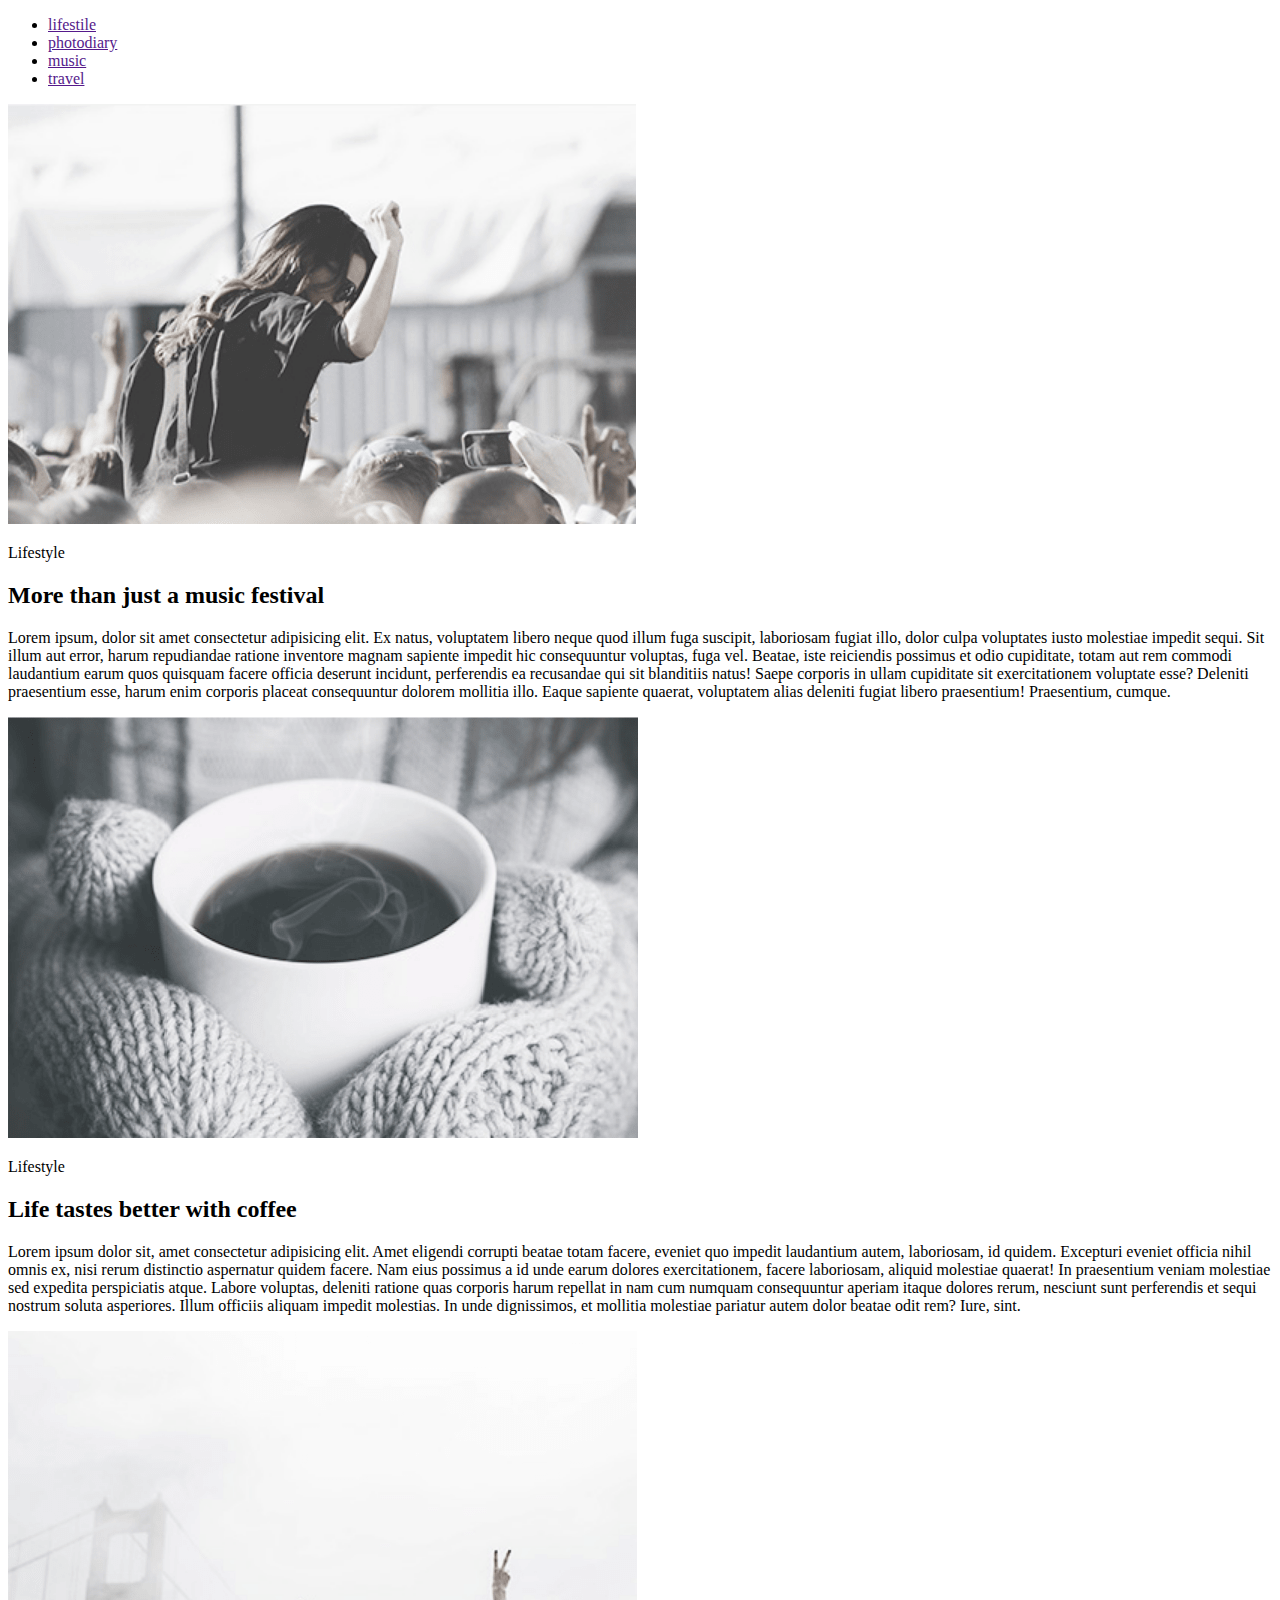
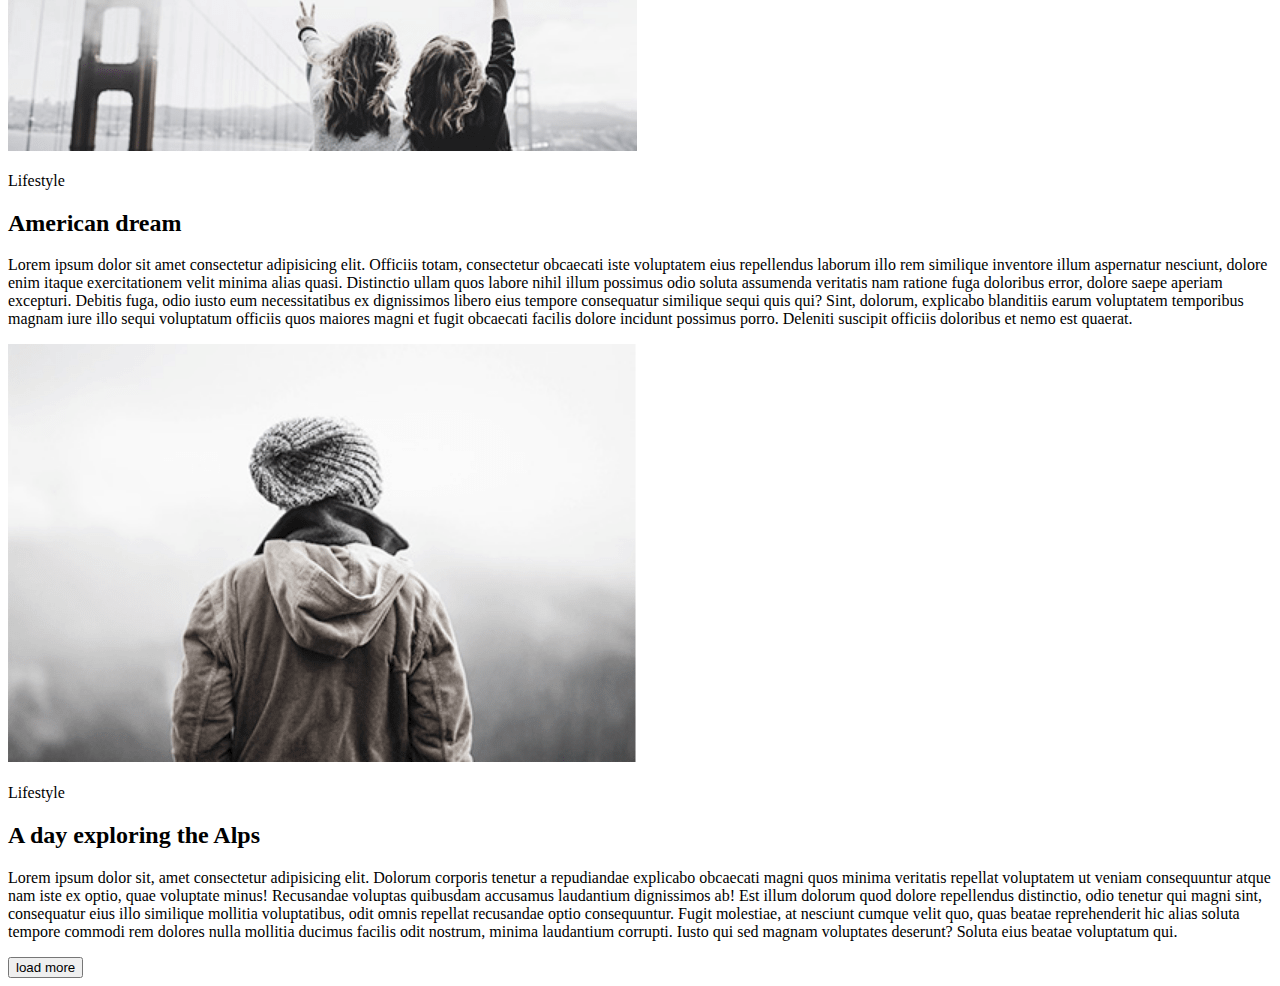
<file: html-css/module_01/index.html>
<!DOCTYPE html>
<html lang="en">
<head>
  <meta charset="UTF-8">
  <meta name="viewport" content="width=device-width, initial-scale=1.0">
  <meta http-equiv="X-UA-Compatible" content="ie=edge">
  <title>Document</title>
</head>
<body>
      <header>
            <nav>
                <ul>
                <li><a href="">lifestile</a></li>
                <li><a href="">photodiary</a></li>
                <li><a href="">music</a></li>
                <li><a href="">travel</a></li>
                </ul>
            </nav>
        </header>
    <main>
        <article>
            <img src="./img/hw1.png" alt="">
            <p>Lifestyle</p>
            <h2>More than just a music festival</h2>
            <p>Lorem ipsum, dolor sit amet consectetur adipisicing elit. Ex natus, voluptatem libero neque quod illum fuga suscipit, laboriosam fugiat illo, dolor culpa voluptates iusto molestiae impedit sequi. Sit illum aut error, harum repudiandae ratione inventore magnam sapiente impedit hic consequuntur voluptas, fuga vel. Beatae, iste reiciendis possimus et odio cupiditate, totam aut rem commodi laudantium earum quos quisquam facere officia deserunt incidunt, perferendis ea recusandae qui sit blanditiis natus! Saepe corporis in ullam cupiditate sit exercitationem voluptate esse? Deleniti praesentium esse, harum enim corporis placeat consequuntur dolorem mollitia illo. Eaque sapiente quaerat, voluptatem alias deleniti fugiat libero praesentium! Praesentium, cumque.</p>
        </article>

        <article>
            <img src="./img/hw2.png" alt="">
            <p>Lifestyle</p>
            <h2>Life tastes better with coffee</h2>
            <p>Lorem ipsum dolor sit, amet consectetur adipisicing elit. Amet eligendi corrupti beatae totam facere, eveniet quo impedit laudantium autem, laboriosam, id quidem. Excepturi eveniet officia nihil omnis ex, nisi rerum distinctio aspernatur quidem facere. Nam eius possimus a id unde earum dolores exercitationem, facere laboriosam, aliquid molestiae quaerat! In praesentium veniam molestiae sed expedita perspiciatis atque. Labore voluptas, deleniti ratione quas corporis harum repellat in nam cum numquam consequuntur aperiam itaque dolores rerum, nesciunt sunt perferendis et sequi nostrum soluta asperiores. Illum officiis aliquam impedit molestias. In unde dignissimos, et mollitia molestiae pariatur autem dolor beatae odit rem? Iure, sint.</p>
        </article>

        <article>
            <img src="./img/hw3.png" alt="">
            <p>Lifestyle</p>
            <h2>American dream</h2>
            <p>Lorem ipsum dolor sit amet consectetur adipisicing elit. Officiis totam, consectetur obcaecati iste voluptatem eius repellendus laborum illo rem similique inventore illum aspernatur nesciunt, dolore enim itaque exercitationem velit minima alias quasi. Distinctio ullam quos labore nihil illum possimus odio soluta assumenda veritatis nam ratione fuga doloribus error, dolore saepe aperiam excepturi. Debitis fuga, odio iusto eum necessitatibus ex dignissimos libero eius tempore consequatur similique sequi quis qui? Sint, dolorum, explicabo blanditiis earum voluptatem temporibus magnam iure illo sequi voluptatum officiis quos maiores magni et fugit obcaecati facilis dolore incidunt possimus porro. Deleniti suscipit officiis doloribus et nemo est quaerat.</p>
        </article>

        <article>
            <img src="./img/hw4.png" alt="">
            <p>Lifestyle</p>
            <h2>A day exploring the Alps</h2>
            <p>Lorem ipsum dolor sit, amet consectetur adipisicing elit. Dolorum corporis tenetur a repudiandae explicabo obcaecati magni quos minima veritatis repellat voluptatem ut veniam consequuntur atque nam iste ex optio, quae voluptate minus! Recusandae voluptas quibusdam accusamus laudantium dignissimos ab! Est illum dolorum quod dolore repellendus distinctio, odio tenetur qui magni sint, consequatur eius illo similique mollitia voluptatibus, odit omnis repellat recusandae optio consequuntur. Fugit molestiae, at nesciunt cumque velit quo, quas beatae reprehenderit hic alias soluta tempore commodi rem dolores nulla mollitia ducimus facilis odit nostrum, minima laudantium corrupti. Iusto qui sed magnam voluptates deserunt? Soluta eius beatae voluptatum qui.</p>
        </article>

        <button>load more</button>
    </main>
</body>
</html>
</file>
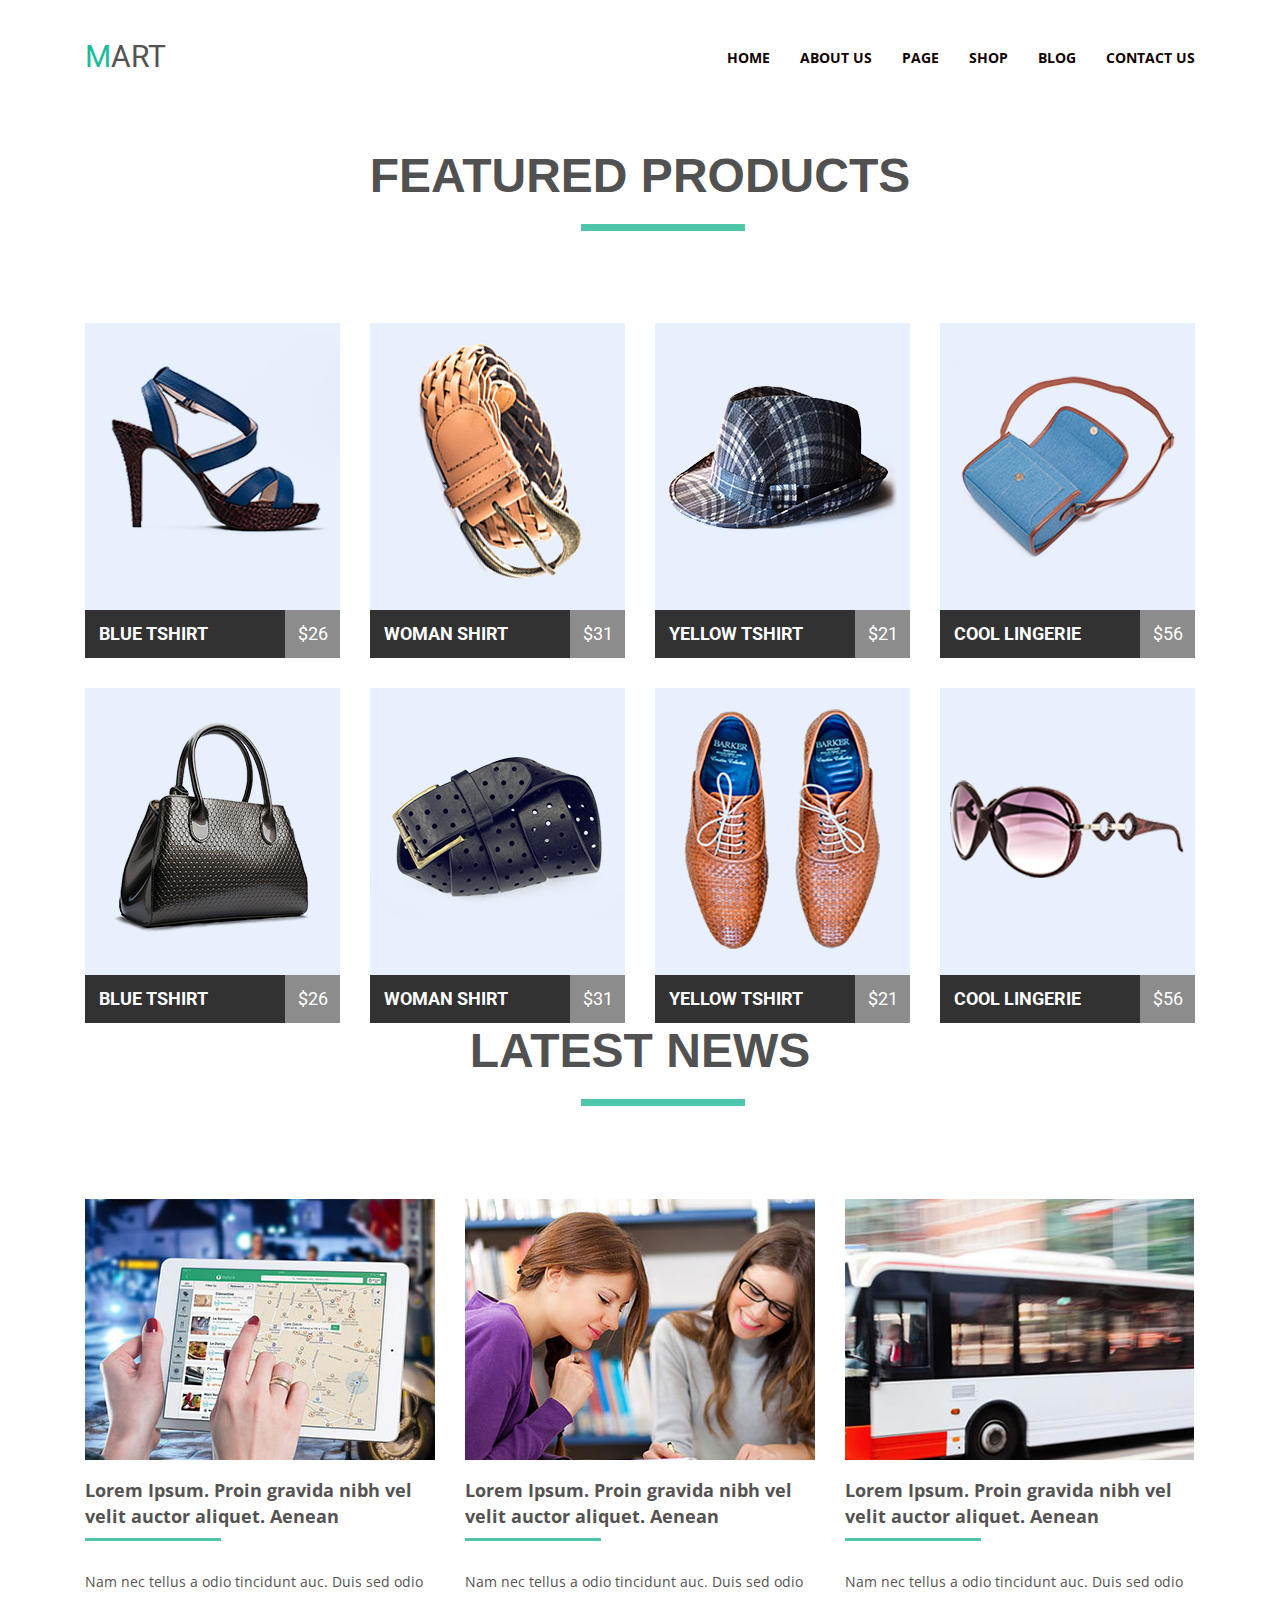
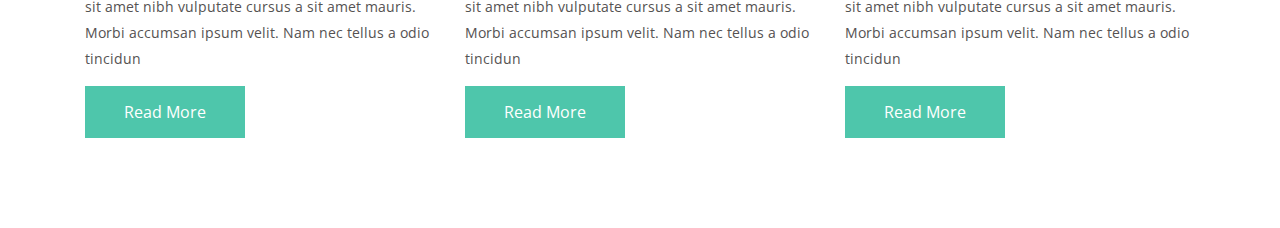
<file: html-css/module_04/index.html>
<!DOCTYPE html>
<html lang="en">
<head>
    <meta charset="UTF-8">
    <meta name="viewport" content="width=device-width, initial-scale=1.0">
    <meta http-equiv="X-UA-Compatible" content="ie=edge">
    <title>Document</title>
   <link rel="stylesheet" href="css/normalize.css">
    <link rel="stylesheet" href="https://fonts.googleapis.com/css?family=Open+Sans:400,600|Playfair+Display+SC|Roboto&display=swap" rel="stylesheet">
    <link rel="stylesheet" href="css/style.css">
</head>
<body>
    <div class="wrapper">
        <header class="header">
            <a href="#" class="logo">mart</a>            
            <nav class="main-nav">
                <ul class="navigation">
                    <li><a class="site-navigation" href="#">home</a></li>
                    <li><a class="site-navigation" href="#">about us</a></li>
                    <li><a class="site-navigation" href="#">page</a></li>
                    <li><a class="site-navigation" href="#">shop</a></li>
                    <li><a class="site-navigation" href="#">blog</a></li>
                    <li><a class="site-navigation" href="#">contact us</a></li>
                </ul>
            </nav>
        </header>


    <main>
             
        <section class="products">
            <div class="container">
                <h2 class = "h2">FEATURED PRODUCTS</h2>
                    <ul class="catalog-list">
                        <li class="catalog-item">
                            <a class="catalog-download" href="#"><img src="img hw4/p1.png" alt="туфля">
                            <div><h3 class="name-item">BLUE TSHIRT</h3>
                                <p class="price-item">$26</p></div></a>
                        </li>
                        <li class="catalog-item">
                            <a class="catalog-download" href="#"><img src="./img hw4/p2.png" alt="belt">
                                <div><h3 class="name-item">WOMAN SHIRT</h3>
                                    <p class="price-item">$31</p></div></a>
                        </li>
                        <li class="catalog-item">
                            <a class="catalog-download" href="#"><img src="./img hw4/p3.png" alt="hat">
                                <div><h3 class="name-item">YELLOW TSHIRT</h3>
                                <p class="price-item">$21</p></div></a>
                        </li>
                        <li class="catalog-item">
                            <a class="catalog-download" href="#"><img src="./img hw4/p4.png" alt="clutch bag">
                                <div><h3 class="name-item">COOL LINGERIE</h3>
                                <p class="price-item">$56</p></div></a>
                        </li>
                        <li class="catalog-item">
                            <a class="catalog-download" href="#"><img src="./img hw4/p5.png" alt="women bag">
                                <div><h3 class="name-item">BLUE TSHIRT</h3>
                                <p class="price-item">$26</p></div></a>
                        </li>
                        <li class="catalog-item">
                            <a class="catalog-download" href="#"><img src="./img hw4/p6.png" alt="belt">
                                <div><h3 class="name-item">WOMAN SHIRT</h3>
                                <p class="price-item">$31</p></div></a>
                        </li>
                        <li class="catalog-item">
                            <a class="catalog-download" href="#"><img src="./img hw4/p7.png" alt="shoe">
                                <div><h3 class="name-item">YELLOW TSHIRT</h3>
                                <p class="price-item">$21</p></div></a>
                        </li>
                        <li class="catalog-item">
                            <a class="catalog-download" href="#"><img src="img hw4/p8.png" alt="glasses">
                                <div><h3 class="name-item">COOL LINGERIE</h3>
                                <p class="price-item">$56</p></div></a>
                        </li>
                    </ul>
                </div>
        </section>


        <section class="news clearfix">
            <div class="container">
                <h2 class = "h2">LATEST NEWS</h2>
                    <ul class="latest-news">
                        <li class="latest-news-list">
                            <img class="news-item-img" src="./img hw4/a1.jpg" alt="navigation">
                            <h3 class="subtitle">Lorem Ipsum. Proin gravida nibh vel velit auctor aliquet. Aenean </h3>
                            <p class="latest-news-list-item">Nam nec tellus a odio tincidunt auc. Duis sed odio sit amet nibh vulputate cursus a sit amet mauris. Morbi accumsan ipsum velit. Nam nec tellus a odio tincidun</p>
                            <a href="#" class="button">Read More</a>
                        </li>

                        <li class="latest-news-list">
                            <img class="news-item-img" src="./img hw4/a2.jpg" alt="talk">
                            <h3 class="subtitle">Lorem Ipsum. Proin gravida nibh vel velit auctor aliquet. Aenean </h3>
                            <p class="latest-news-list-item">Nam nec tellus a odio tincidunt auc. Duis sed odio sit amet nibh vulputate cursus a sit amet mauris. Morbi accumsan ipsum velit. Nam nec tellus a odio tincidun</p>
                            <a href="#" class="button">Read More</a>
                        </li>

                        <li class="latest-news-list">
                            <img class="news-item-img" src="./img hw4/a3.jpg" alt="bus">
                            <h3 class="subtitle">Lorem Ipsum. Proin gravida nibh vel velit auctor aliquet. Aenean </h3>
                            <p class="latest-news-list-item">Nam nec tellus a odio tincidunt auc. Duis sed odio sit amet nibh vulputate cursus a sit amet mauris. Morbi accumsan ipsum velit. Nam nec tellus a odio tincidun</p>
                            <a href="#" class="button">Read More</a>
                        </li>
                    </ul>
           </div>
        </section>
    </main>
    </div>
</body>
</html>
</file>
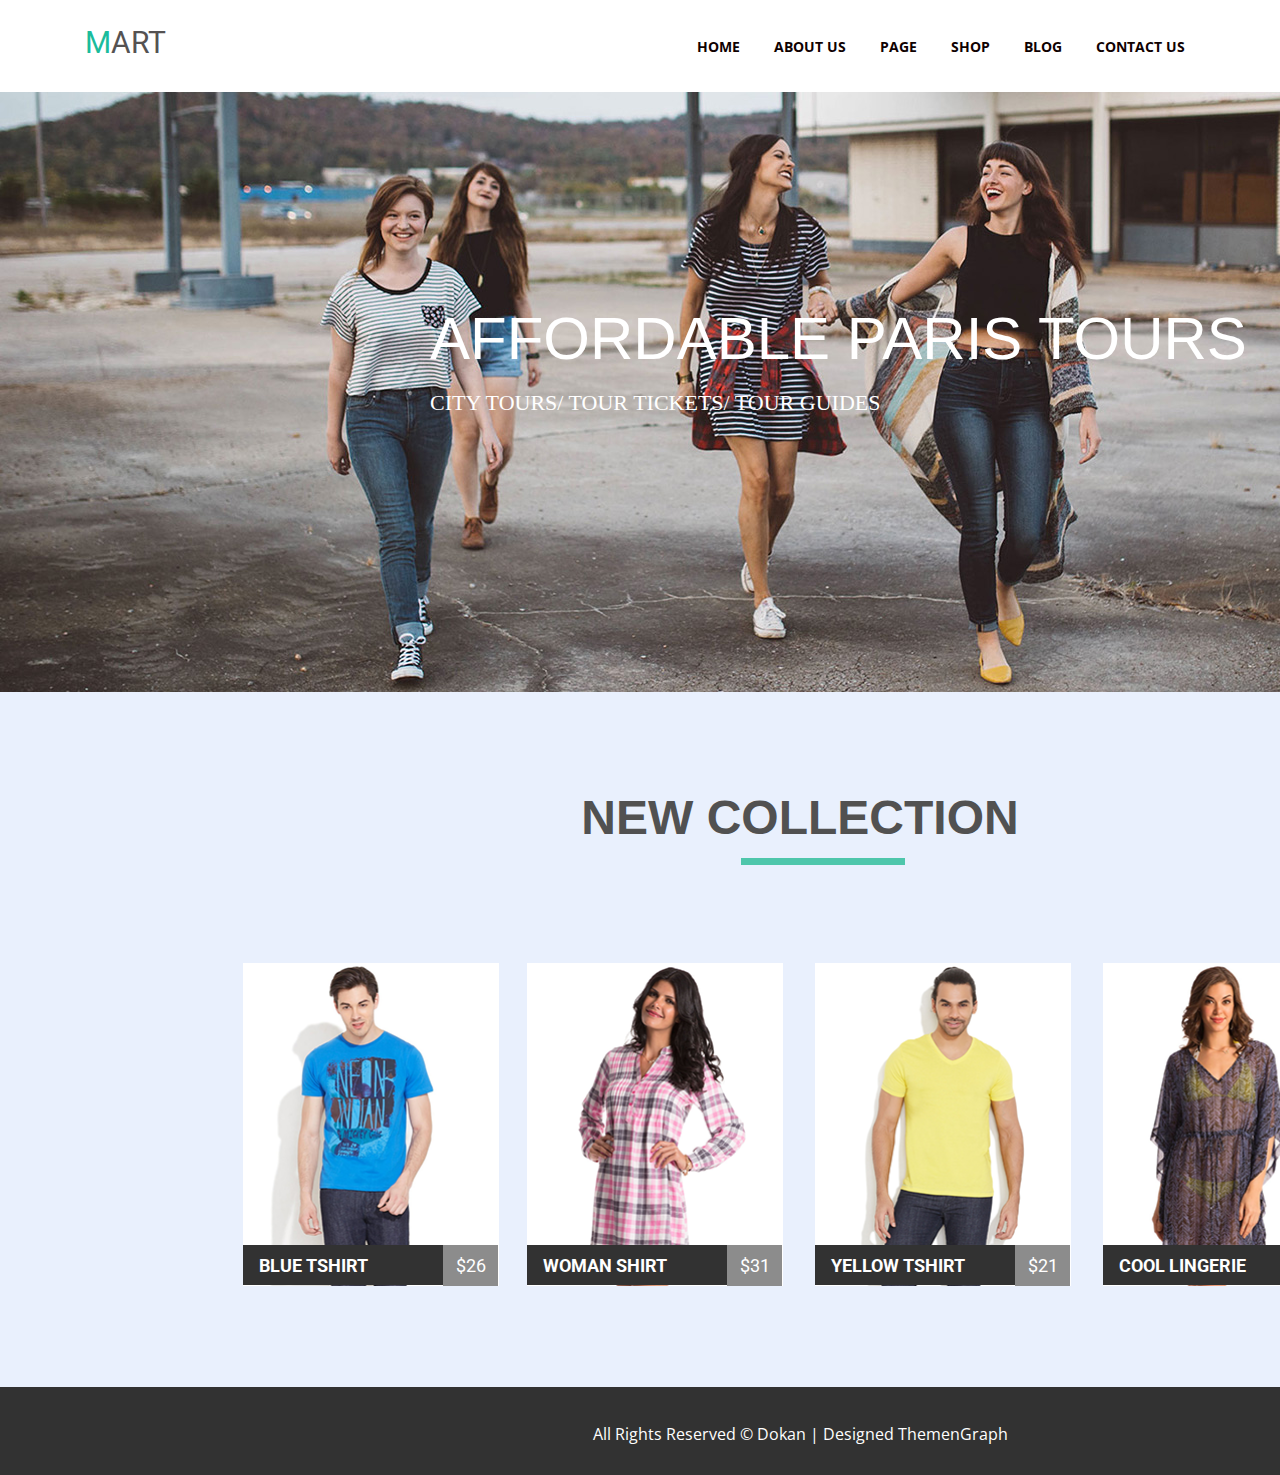
<file: html-css/module_05/index.html>
<!DOCTYPE html>
<html lang="en">
<head>
    <meta charset="UTF-8">
    <meta name="viewport" content="width=device-width, initial-scale=1.0">
    <meta http-equiv="X-UA-Compatible" content="ie=edge">
    <title>Document</title>
    <link rel="stylesheet" href="css/normaleize.css">
    <link rel="stylesheet" href="https://fonts.googleapis.com/css?family=Open+Sans:400,600|Playfair+Display+SC|Roboto&display=swap" rel="stylesheet">
    <link rel="stylesheet" href="css/style.css">
    <link rel="stylesheet" href="css/pe-icon-7-stroke.css">
</head>
<body>
   <div class="wrapper">
       <!-- <div class="super"><span class="pe-7s-alarm"></span></div> -->

    <header class="main-header">
        
        <nav class="main-nav">
            <a class="site-logo" href="#">MART</a>
            <ul class="main-menu">
                <li class="main-menu-item">
                    <a href="#" class="main-menu-link">home</a>
                </li>
                <li class="main-menu-item">
                    <a href="#" class="main-menu-link">about us</a>
                </li>
                <li class="main-menu-item">
                    <a href="#" class="main-menu-link">page</a>
                </li>
                <li class="main-menu-item">
                    <a href="#" class="main-menu-link">shop</a>
                </li>
                <li class="main-menu-item">
                    <a href="#" class="main-menu-link">blog</a>
                </li>
                <li class="main-menu-item">
                    <a href="#" class="main-menu-link">contact us</a>
                </li>
            </ul>
        </nav> 
    </header>
    </div>    
    <main>
        <div class="container-one">
        <section class="tours">
            <img class="img-big" src="./img/banner.jpg" alt="PARIS TOURS" width="1600" height="600">
            <p class="title">AFFORDABLE PARIS TOURS</p>
            <p class="subtitle">CITY TOURS/ TOUR TICKETS/ TOUR GUIDES</p>
                <div class="outer">
                <p class="overlay-link-tours"><a href="#" class="link-tours-left"><img src="./img/social/left.png" alt="#"></a></p>
                <p class="overlay-link-tours"><a href="#" class="link-tours-right"><img src="img/social/right.png" alt="#"></a></p>
                </div>
        </div>
                          
        <div class="container-two">                       
        <section class="new-collection">
            <h2>NEW COLLECTION</h2>
                <ul class="catalog-list">
                    <li class="catalog-item">
                        <a class="catalog-download" href="#"><img src="img/collection-1.jpg" width="256" height="284" alt="Голубая футболка">
                        <div class="overlay">
                        <ul class="overlay-item">
                            <li class="overlay-link"><a href="#" class="link"><img src="./img/social/heart.png" alt="#"></a></li>
                            <li class="overlay-link"><a href="#" class="link"><img src="./img/social/arrows.png" alt="#"></a></li>
                            <li class="overlay-link"><a href="#" class="link"><img src="img/social/watch.png" alt="#"></a></li>
                        </ul>
                        <p class="overlay-link-add"><a href="#" class="link-add"><img src="img/social/basket.png" alt="#"><span class="add">add to cart</span></a></p>
                        </div>
                            <div class="name-price-item"><h3 class="name-item">BLUE TSHIRT</h3>
                            <p class="price-item">$26</p></div></a>
                    <li class="catalog-item">
                        <a class="catalog-download" href="#"><img src="img/collection-2.jpg" width="256" height="284" alt="Женская рубашка">
                            <div class="overlay">
                        <ul class="overlay-item">
                            <li class="overlay-link"><a href="#" class="link"><img src="img/social/heart.png" alt="#"></a></li>
                            <li class="overlay-link"><a href="#" class="link"><img src="img/social/arrows.png" alt="#"></a></li>
                            <li class="overlay-link"><a href="#" class="link"><img src="img/social/watch.png" alt="#"></a></li>
                        </ul>
                        <p class="overlay-link-add"><a href="#" class="link-add"><img src="img/social/basket.png" alt="#"><span class="add">add to cart</span></a></p>
                            </div>
                            <div class="name-price-item"><h3 class="name-item">WOMAN SHIRT</h3>
                            <p class="price-item">$31</p></div></a>
                    </li>
                    <li class="catalog-item">
                        <a class="catalog-download" href="#"><img src="img/collection-3.jpg" width="256" height="284" alt="Шляпа">
                            <div class="overlay">
                        <ul class="overlay-item">
                            <li class="overlay-link"><a href="#" class="link"><img src="img/social/heart.png" alt="#"></a></li>
                            <li class="overlay-link"><a href="#" class="link"><img src="img/social/arrows.png" alt="#"></a></li>
                            <li class="overlay-link"><a href="#" class="link"><img src="img/social/watch.png" alt="#"></a></li>
                        </ul>
                            <p class="overlay-link-add"><a href="#" class="link-add"><img src="img/social/basket.png" alt="#"><span class="add">add to cart</span></a></p>
                            </div>
                            <div class="name-price-item"><h3 class="name-item">YELLOW TSHIRT</h3>
                            <p class="price-item">$21</p></div></a>
                    </li>
                    <li class="catalog-item">
                        <a class="catalog-download" href="#"><img src="img/collection-4.jpg" width="256" height="284" alt="Клатч">
                            <div class="overlay">
                        <ul class="overlay-item">
                            <li class="overlay-link"><a href="#" class="link"><img src="img/social/heart.png" alt="#"></a></li>
                            <li class="overlay-link"><a href="#" class="link"><img src="img/social/arrows.png" alt="#"></a></li>
                            <li class="overlay-link"><a href="#" class="link"><img src="img/social/watch.png" alt="#"></a></li>
                        </ul>
                            <p class="overlay-link-add"><a href="#" class="link-add"><img src="img/social/basket.png" alt="#"><span class="add">add to cart</span></a></p>
                            </div>
                            <div class="name-price-item"><h3 class="name-item">COOL LINGERIE</h3>
                            <p class="price-item">$56</p></div></a>
                    </li>
                </div>
        </section>
    </main>
    </div>
<footer class="main-footer">
    <p class="legal-info">All Rights Reserved © Dokan | Designed <a class="legal-info-download" href="#">ThemenGraph</a> </p>
</footer>
</body>
</html>
</file>
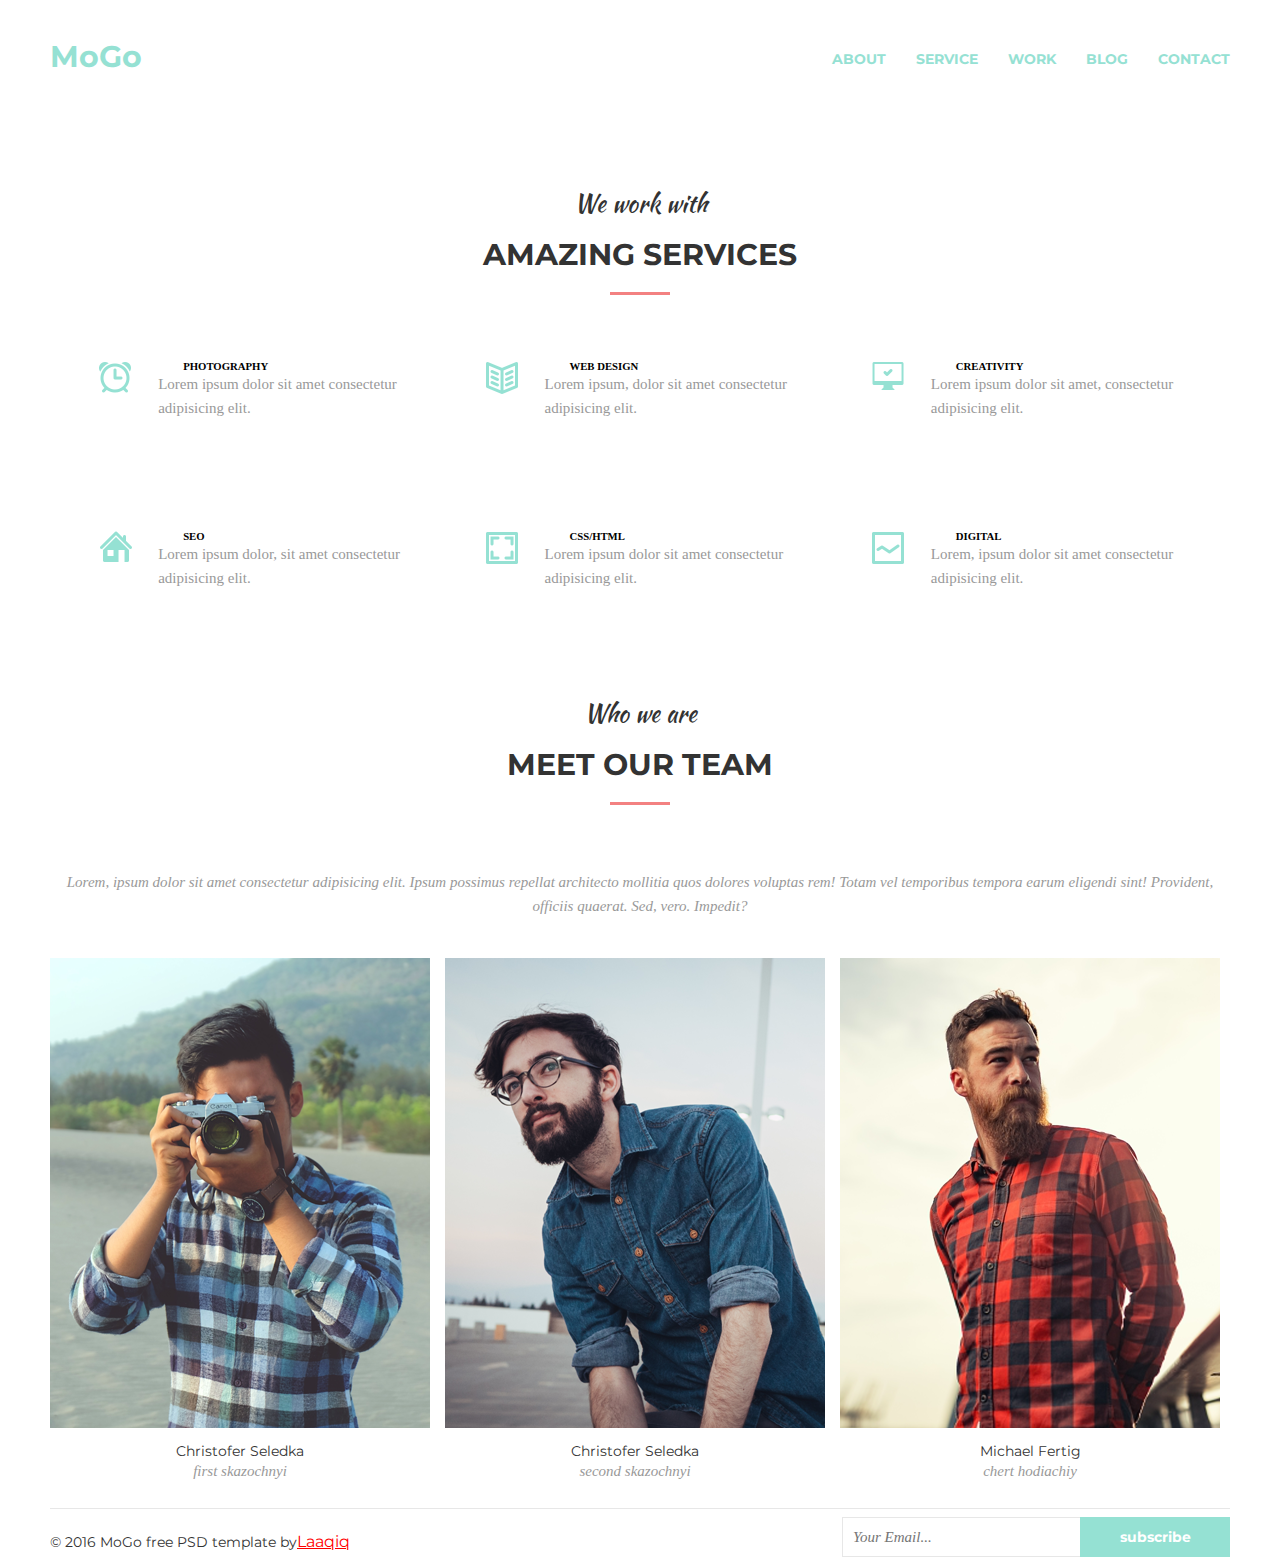
<file: html-css/module_06/index.html>
<!DOCTYPE html>
<html lang="en">
<head>
    <meta charset="UTF-8">
    <meta name="viewport" content="width=device-width, initial-scale=1.0">
    <meta http-equiv="X-UA-Compatible" content="ie=edge">
    <link rel="stylesheet" href="./css/normalize.css">
    <link rel="stylesheet" href="./css/style.css">
    <link href="https://fonts.googleapis.com/css?family=Kaushan+Script&display=swap" rel="stylesheet">
    <link href="https://fonts.googleapis.com/css?family=Vesper+Libre:400,500,700,900&display=swap&subset=devanagari,latin-ext" rel="stylesheet">
    <link href="https://fonts.googleapis.com/css?family=Kaushan+Script|Montserrat|Montserrat+Alternates|Montserrat+Subrayada&display=swap" rel="stylesheet">
    <title>Document</title>
</head>
<body>

<div class="container">

    <header class="header">
        <a href="#" class="logo">MoGo</a>
            <nav class="main-nav">
                <ul class="navigation">
                   
                    <li><a class="site-navigation" href="#">ABOUT</a></li>
                    <li><a class="site-navigation" href="#">SERVICE</a></li>
                    <li><a class="site-navigation" href="#">WORK</a></li>
                    <li><a class="site-navigation" href="#">BLOG</a></li>
                    <li><a class="site-navigation" href="#">CONTACT</a></li>
                </ul>
            </nav>
    </header>


    <section class="work">
        <div class="h2-span">
            <h2 class="h2-who">We work with</h2>
            <span class="span-who">AMAZING SERVICES</span>
        </div>
        
        <div class="flex-container">
        
            <div class="item abc1">
                <h6 class="item h6">PHOTOGRAPHY</h6>
                <p class="p-container 1">Lorem ipsum dolor sit amet consectetur adipisicing elit.</p>
            </div>
            <div class="item abc2">
                <h6 class="item h6">WEB DESIGN</h6>
                <p class="p-container 2">Lorem ipsum, dolor sit amet consectetur adipisicing elit.</p>
            </div>
            <div class="item abc3">
                <h6 class="item h6">CREATIVITY</h6>
                <p class="p-container 3">Lorem ipsum dolor sit amet, consectetur adipisicing elit.</p>
            </div>

            <div class="item abc4">
                <h6 class="item h6">SEO</h6>
                <p class="p-container 3">Lorem ipsum dolor, sit amet consectetur adipisicing elit.</p>
            </div>
            <div class="item abc5">
                <h6 class="item h6">CSS/HTML</h6>
                <p class="p-container 5">Lorem ipsum dolor sit amet consectetur adipisicing elit.</p>
            </div>
            <div class="item abc6">
                <h6 class="item h6">DIGITAL</h6>
                <p class="p-container 6">Lorem, ipsum dolor sit amet consectetur adipisicing elit.</p>
            </div>
        </div>
    </section>



<!--  -->



    <section class="who">
        <div class="h2-span">
            <h2 class="h2-who">Who we are</h2>
            <span class="span-who">MEET OUR TEAM</span>
        </div>
            <p class="p-who">Lorem, ipsum dolor sit amet consectetur adipisicing elit. Ipsum possimus repellat architecto mollitia quos dolores voluptas rem! Totam vel temporibus tempora earum eligendi sint! Provident, officiis quaerat. Sed, vero. Impedit? </p>
        <div class="card-container">

             <div class="card">
                <img class="card-img" src="./img/Christopher Campbell.png" alt="" width="380px" height="470px">
            <div class="overlay2"></div>
                <div class="overlay">
                    <div class = "icons">
                        <a class="facebook abcd" href="#"><img src="./img/facebook.png" alt=""></a>
                        <a class="instagram abcd" href="#"><img src="./img/instagram.png" alt=""></a>
                        <a class="pinterest abcd" href="#"><img src="./img/pinterest.png" alt=""></a>
                        <a class="twitter abcd" href="#"><img src="./img/twitter.png" alt=""></a>
                    </div>
                </div>
                <h3 class="h3who">Christofer Seledka</h3>
                <p class="p-who">first skazochnyi</p>
             </div>
            
            <div class="card">
                    <img class="card-img" src="./img/Matthew Dix.png" alt="" width="380px" height="470px">
                <div class="overlay2"></div>
                    <div class="overlay">
                        <div class = "icons">
                            <a class="facebook abcd" href="#"><img src="./img/facebook.png" alt=""></a>
                            <a class="instagram abcd" href="#"><img src="./img/instagram.png" alt=""></a>
                            <a class="pinterest abcd" href="#"><img src="./img/pinterest.png" alt=""></a>
                            <a class="twitter abcd" href="#"><img src="./img/twitter.png" alt=""></a>
                        </div>
                    </div>
                    <h3 class="h3who">Christofer Seledka</h3>
                    <p class="p-who">second skazochnyi</p>
            </div>

            <div class="card">
                <img class="card-img" src="./img/Michael Fertig.png" alt="" width="380px" height="470px">
                <div class="overlay2"></div>
                <div class="overlay">
                    <div class = "icons">
                        <a class="facebook abcd" href="#"><img src="./img/facebook.png" alt=""></a>
                        <a class="instagram abcd" href="#"><img src="./img/instagram.png" alt=""></a>
                        <a class="pinterest abcd" href="#"><img src="./img/pinterest.png" alt=""></a>
                        <a class="twitter abcd" href="#"><img src="./img/twitter.png" alt=""></a>
                    </div>
                </div>
                <h3 class="h3who">Michael Fertig</h3>
                <p class="p-who">chert hodiachiy</p>
            </div>
        </div>
    </section>
</div>
<footer>
    <div class="container">
        <div class="footer__wrapper">
            <p class="footer__lefts">© 2016 MoGo free PSD template by </p>
            <a href="#" class="footer__link">Laaqiq</a>
            <form>
                <input class="your-mail input1" placeholder="Your Email..." name="text">
                <input class="subscribe input2" type="submit" value="subscribe">
            </form>
        </div>
    </div>
</footer>
</body>


</html>
</file>
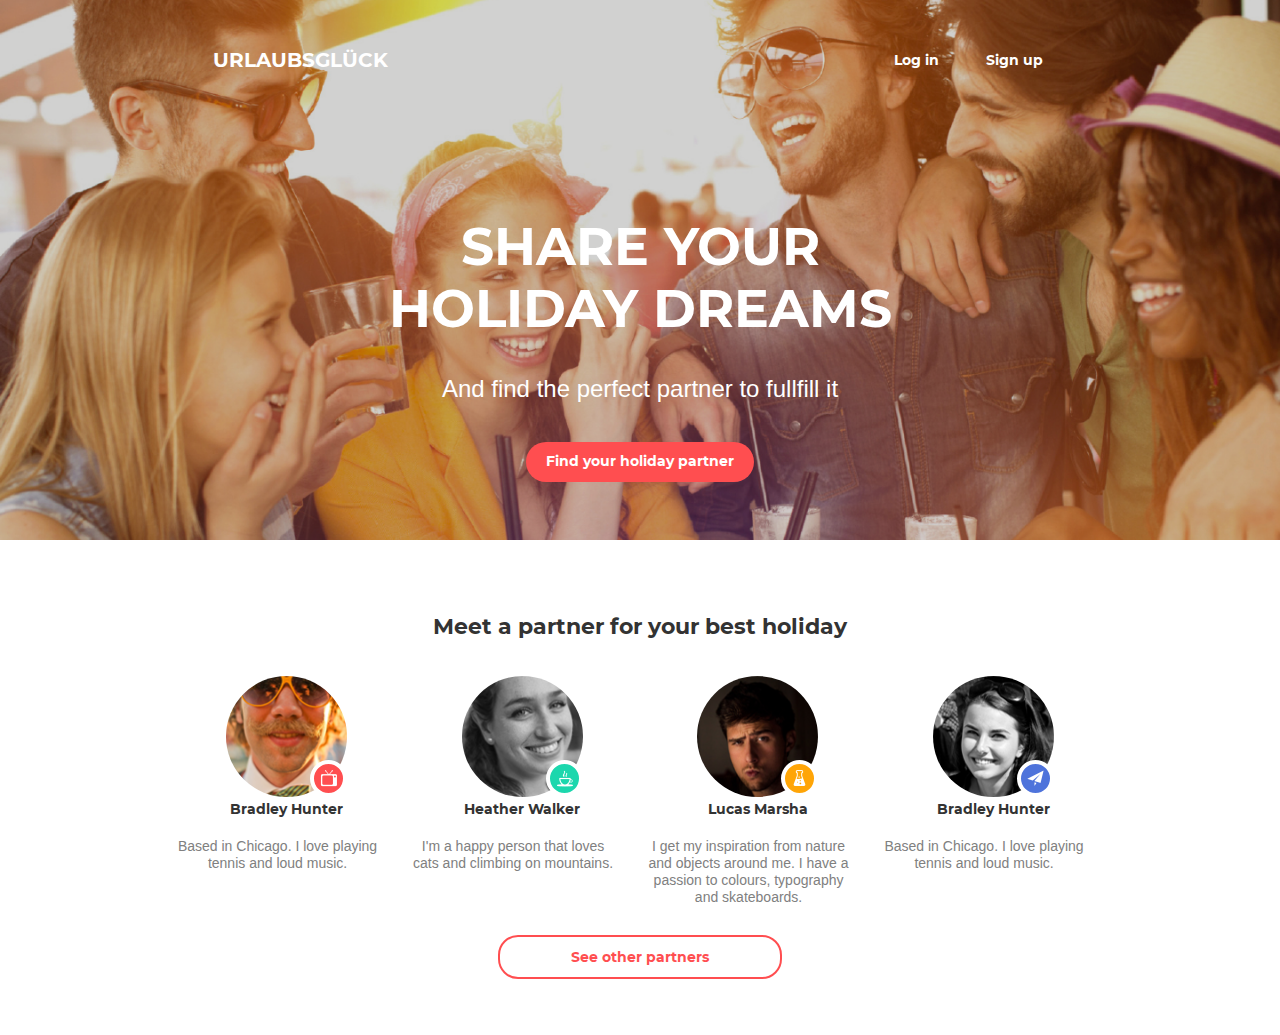
<file: html-css/module_08/index.html>
<!DOCTYPE html>
<html lang="en">
<head>
    <meta charset="UTF-8">
    <meta name="viewport" content="width=device-width, initial-scale=1.0">
    <meta http-equiv="X-UA-Compatible" content="ie=edge">
    <title>Document</title>
    <link rel="stylesheet" href="css/normaleize.css">
    <link rel="stylesheet" href="css/style.css">
    <link rel="stylesheet" href="css/media.css">
</head>
<body>
    <div class="wrp">
        <div class="container">
            <header class="page-header">
                <div class="logo_tablet">
                    <a href="#">URLAUBSGLÜCK</a>
                </div>
                <div class="authorization">
                    <button>Log in</button>
                    <button>Sign up</button>
                </div>
            </header>
           
        <section class="holiday">
            <div class="logo">
                <a href="#">URLAUBSGLÜCK</a>
            </div>
            <h1 class="title">Share your<br> holiday dreams</h1>
            <p class="subtitle">And find the perfect partner to fullfill it</p>
            <button class="find">Find your holiday partner</button>
        </section>
    </div>
        <main>     
            <section class="partner">
                <h2>Meet a partner for your best holiday</h2>
                <ul class="team">
                    <li class="team-card a"> 
                        <div class="card hunter">
                            <img class="img" src="img/Hunter.png" width= "121" height= "121" alt="">
                        </div>
                        <h3>Bradley Hunter</h3> 
                        <p class="team-text">Based in Chicago. I love playing tennis and loud music.</p>             
                    </li>
                    <li class="team-card b">
                        <div class="card marsha">
                            <img class="img" src="img/Marsha.png" width= "121" height= "121" alt="">
                        </div>           
                        <h3>Lucas Marsha</h3>
                        <p class="team-text">I get my inspiration from nature and objects around me. I have a passion to colours, typography and skateboards.</p>
                    </li>
                    <li class="team-card c">
                        <div class="card walker">
                            <img class="img" src="img/Walker.png" width= "121" height= "121" alt="">
                        </div>
                        <h3>Heather Walker</h3>
                        <p class="team-text">I'm a happy person that loves cats and climbing on mountains. </p>
                    </li>
                    <li class="team-card d">
                        <div class="card hunter-girl">
                            <img class="img" src="img/Hunter_girl.png" width= "121" height= "121" alt="">
                        </div>
                        <h3>Bradley Hunter</h3>
                        <p class="team-text">Based in Chicago. I love playing<br> tennis and loud music.</p>
                    </li>
                </ul>
                <button class="download-partners">See other partners</button>
            </section>
        </main>       
        </div>
</body>
</html>
</file>
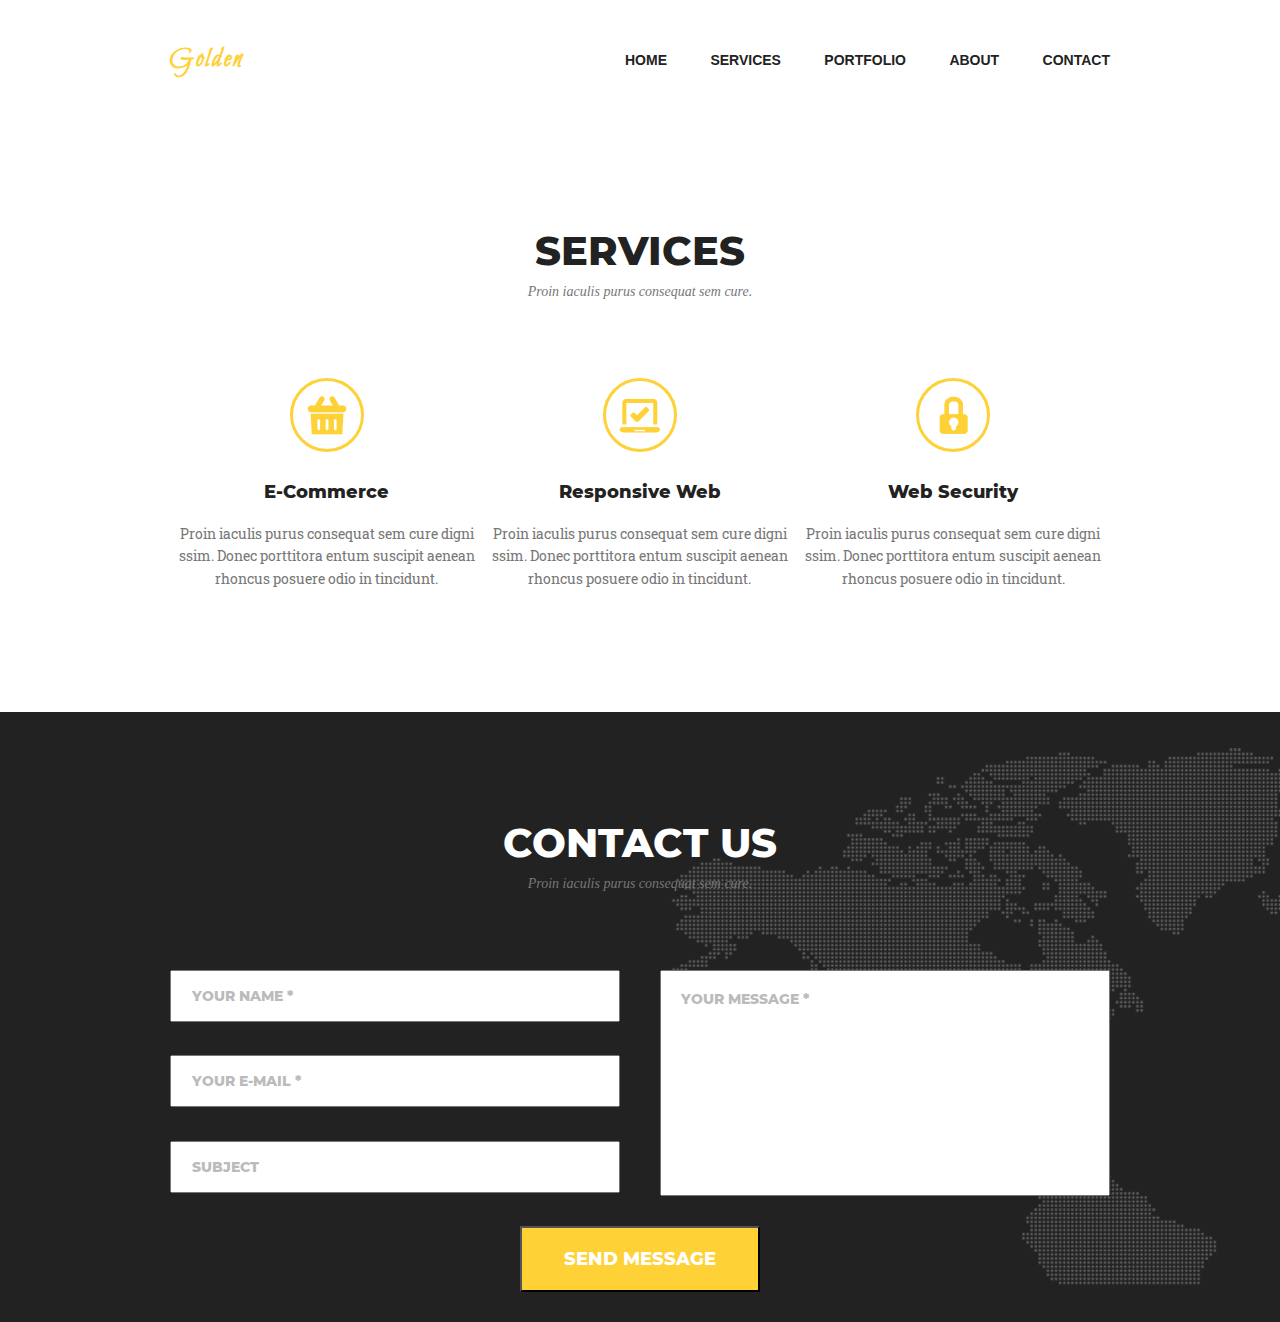
<file: html-css/моdule_07/index.html>
<!DOCTYPE html>
<html lang="en">
<head>
    <meta charset="UTF-8">
    <meta name="viewport" content="width=device-width, initial-scale=1.0">
    <meta http-equiv="X-UA-Compatible" content="ie=edge">
    <title>Document</title>
    <link rel="stylesheet" href="css/normaleize.css">
    <link rel="stylesheet" href="css/style.css">
</head>
<body>
    <header class="page-header">
        <a href="#" class="logo">Golden</a>
            <nav class="main-nav">
                <ul>
                    <li><a class="site-nav" href="#">home</a></li>
                    <li><a class="site-nav" href="#">services</a></li>
                    <li><a class="site-nav" href="#">portfolio</a></li>
                    <li><a class="site-nav" href="#">about</a></li>
                    <li><a class="site-nav" href="#">contact</a></li>
                </ul>
            </nav>
        </header>
    <main>
        <section class="services">
            <div class="container">
                <h2>Services</h2>
                    <p class="subtitle">Proin iaculis purus consequat sem cure.</p>
                        <ul class="services-list">
                            <li class="services-list-item">
                                <h3 class="E-Commerce">E-Commerce</h3>
                                <p class="text">Proin iaculis purus consequat sem cure
                                    digni ssim. Donec porttitora entum suscipit 
                                    aenean rhoncus posuere odio in tincidunt.</p>
                            </li>
                            <li class="services-list-item">
                                <h3 class="Responsive-Web">Responsive Web</h3>
                                <p class="text">Proin iaculis purus consequat sem cure
                                    digni ssim. Donec porttitora entum suscipit 
                                    aenean rhoncus posuere odio in tincidunt.</p>
                            </li>
                            <li class="services-list-item">
                                <h3 class="Web-Securit">Web Security</h3>
                                <p class="text">Proin iaculis purus consequat sem cure
                                    digni ssim. Donec porttitora entum suscipit 
                                    aenean rhoncus posuere odio in tincidunt.</p>
                            </li>
                        </ul> 
            </div>
        </section> 
    </main>       
        <section class="contact">
                <div class="container">
                    <h2>Contact us</h2>
                        <p class="subtitle"><span>Proin iaculis purus consequat sem cure.</span></p>
                            <form class="singup-form" action="#" method="GET">
                                <div class="overlay">
                                    <input type="text" placeholder="Your Name *" name="user_name" required>
                                    <input type="email" placeholder="Your E-mail *" name="user_email" required>
                                    <input type="text" placeholder="Subject" name="user">
                                </div>    
                                <div class="wrp">
                                    <textarea class="textarea" name="comments" cols="30" rows="10" placeholder="Your message *"></textarea>
                                </div>
                                    <button class="download-button" type="submit">SEND MESSAGE</button>
                            </form>
                </div>
        </section>
</body>
</html>
</file>
<file: html-css/module_04/css/style.css>
*{
    margin:0;
    padding:0;
    }
*,
*::before,
*::after {
  box-sizing: inherit;
}

.wrapper {
  width:1110px;
  margin:0 auto;
  padding: 0;
}

/* header */
.header {
  padding-top: 40px;
  margin-bottom: 108px;
}
.catalog-download {
  display: block;
}

nav ul li {
  float:left;
  list-style: none;
  margin-right: 30px;
}

li:last-of-type {
  margin-right: 0;
}
.main-nav {
  float: right;
  margin-top: 10px;
  padding: 0;
}

.site-navigation {
  display: block;
  font-size: 14px;
  font-family: "Open Sans";
  color: #0f0101;
  font-weight: bold;
  text-transform: uppercase;
  text-decoration: none;
}

.site-navigation:hover,
.site-navigation:focus {
  color: rgb(26, 188, 156);
}

.logo {
  display: block;
  float:left;
  font-size: 30px;
  font-family: "Roboto";
  color: #555252;
  text-transform: uppercase;
  text-decoration: none;
}
 
.logo:hover,
.logo:focus {
  color: rgb(26, 188, 156);
}

.logo::first-letter {
  color:#1abc9c;
  text-transform: capitalize;
}

.clearfix { 
  clear: both;
}
.clearfix::after {
  display: table;
  content: '';
  clear: both;
}

/* main */
/* products */
h2 {
  position: relative;
  font-family: "Roboto black", sans-serif;
  font-size: 48px;
  text-align: center;
  margin-bottom: 120px; 
  color: rgb(81, 81, 81);
  text-transform: uppercase;
}

h2::after {
  display: block;
  content: "";
  position: absolute;
  right: calc(50% - 105px);
  height: 7px;
  width: 164px;
  background-color: #4ec6ab;
  top: 68px;
}

.catalog-item {
  float: left;
  list-style: none;
  display: block;
  margin-right: 30px;
  margin-bottom: 30px;
  max-width: 255px;
  color: #ffffff;
  background-color: rgb(233, 240, 253);
}

.catalog-item:nth-last-child(-n+4) {
  margin-bottom: 0;
}

.catalog-list {
  float: right;
  padding-bottom: 106px;
  padding: 0;
}

.catalog-item:hover 
.name-item {
  background-color: #1abc9c;
}

.catalog-item:hover 
.price-item {
  background-color: #7fd9c7;
}

.catalog-item:nth-child(4n) {
  margin-right: 0;
}

.name-item {
  font-size: 18px;
  font-family: "Roboto";
  padding: 14px;
  color: #ffffff;
  text-transform: uppercase;
}
  
.price-item {
  font-family: "Roboto";
  font-size: 18px;
  text-align: center;
  text-transform: uppercase;
  padding: 14px 0;
  color: #ffffff;
}

.img {
  width: 255px;
  height: 281px;
  position: relative;
}

.img::before {
  content: "";
  position: absolute;
  background-color:lightblue;
  width: 100%;
  height: 281px;
  z-index: -1;
}

.name-item {
  display: inline-block;
  width: 172px;
  background-color: #323232;
}

.price-item {
  display: inline-block;
  margin-left:-4px;
  width: 55px;
  background: #8c8c8c;
}

main::after{
  content:'';
  clear: both;
  display: block;
}
  
/* news */
.news {
  padding-bottom: 82px;
}
.latest-news li {
  width: 350px;
  list-style: none;
  margin: 0;
  padding: 0;
  float: left;
  margin-right: 30px;
}

.latest-news {
  float: left;
}

.latest-news li:nth-child(3n) {
  margin-right: 0;
}

.news-item-img {
  display: block;
  max-width: 100%;
  height: auto;
  margin-bottom: 18px;
}

.subtitle::after {
  content: '';
  display: block;
  right: calc(50% - 105px);
  background-color: rgb(78, 198, 171);
  width: 136px;
  height: 3px;
}
::after {
  margin-top: 8px;
}

.subtitle {
  margin-bottom: 28px;
  font-size: 18px;
  font-family: "Open Sans", sans-serif;
  color: rgb(85, 82, 82);
  line-height: 1.444;
}

.latest-news-list-item {
  font-family: "Open Sans", sans-serif;
  font-size: 14px;
  color: rgb(85, 82, 82);
  line-height: 1.857;
  margin-bottom: 14px;
}

/* button */

.button {
  display: block;
  width: 160px;
  height: 52px;
  font-size: 16px;
  text-decoration: none;
  font-family: "Open Sans", sans-serif;
  color: rgb(255, 255, 255);
  background-color: rgb(78, 198, 171);
  text-align: center;
  line-height: 52px;
}

.button:hover,
.button:focus {
  background-color: rgb(78, 198, 171);
}
</file>
<file: html-css/module_05/css/style.css>
* {
    margin: 0;
    padding: 0;
}

 html {
   box-sizing: border-box;
 }

*,
*::before,
*::after {
  box-sizing: inherit;
}

.wrapper {
  width:1110px;
  margin: 0 auto;
  padding: 0;
}

/* header */
.main-header {
  height: 92px;
  padding-top: 26px;
}

.main-nav {
  display: inline-block;
} 

.main-menu {
  width: 1100px;
  margin-top: 12px;
  text-align: right;
}

.main-menu-link a {
  display: block;
}

.main-menu-item {
  display: inline-block;
}

.main-menu-link {
  display: block;
  font-size: 14px;
  font-family: "Open Sans";
  color: #0f0101;
  font-weight: bold;
  text-transform: uppercase;
  text-decoration: none;
}

.main-menu-link:hover,
.main-menu-link:focus {
  color: rgb(26, 188, 156);
}

.main-menu li:not(:last-child) {
  margin-right: 30px;
}

.site-logo {
  display: inline-block;
  text-decoration: none;
  position: absolute;
  text-transform: uppercase;
  color: #555252;
  font-size: 30px;
  font-family: "Roboto";
}

.site-logo::first-letter {
  color:#1abc9c;
  text-transform: capitalize;
}
  
.site-logo a {
  display: block;
}

.site-logo:hover,
.site-logo:focus {
  color: rgb(26, 188, 156);
}

li:last-of-type {
  margin-right: 0;
}

/* main */
/* .container-one */
.tours {
  width: 1600px;
  height: 600px;
  margin: 0;
  padding: 0;
}

.container-one {
  position: relative;
  width: 1600px;
  margin: 0 auto;
}

.title {
  display: block;
  position: absolute;
  top: 212px;
  left: 430px;
  font-family: "Roboto black", sans-serif;
  font-size: 60px;
  text-align: left;
  color: #ffffff;
  text-transform: uppercase;
}

.subtitle {
  position: absolute;
  color:#ffffff;
  top: 298px;
  left: 430px;
  width: 464px;
  font-family: "Roboto Light Regular";
  font-size: 22px;
}

.tours .img-big {
  display: block;
  width: 100%;
  height: auto;
}

.link-tours-left {
  display: block;
  position: absolute;
  z-index: 1;
  color: #ffffff;
  width: 108px;
  height: 108px;
  top: 232px;
  left: 244px;
  padding: 36px;
}

.link-tours-right {
  display: block;
  position: absolute;
  z-index: 1;
  color: #ffffff;
  width: 108px;
  height: 108px;
  top: 232px;
  right: 244px;
  padding: 36px;
}

.outer {
  display: block;
  position: absolute;
  top: 0;
  width: 1600px;
  background-color: rgb(0, 0, 2);
  opacity: 0.522;
  z-index: 2;
}

.outer {
  opacity: 0;
}

.tours:hover 
.outer {
  opacity: 1;
  background-color: rgb(0, 0, 0);
}

.link-tours-right:hover {
  background-color: rgb(26, 188, 156);
}

.link-tours-left:hover {
  background-color: rgb(26, 188, 156);
}

/* .container-two */
.container-two {
  background-color: #e9f0fd;
  width: 1600px;
  margin: 0 auto;
  padding-top: 98px;
  padding-bottom: 96px;
}

.overlay {
  display: block;
  position: absolute;
  top: 10px;
  left: 10px;
  width: 236px;
  height: 263px;
  background-color: rgb(0, 0, 0);
  opacity: 0.549;
}

.new-collection {
  width: 1114px;
  margin: 0 auto;
  padding: 0;
}

h2 {
  position: relative;
  font-family: "Roboto black", sans-serif;
  font-size: 48px;
  text-align: center;
  margin-bottom: 118px; 
  color: rgb(81, 81, 81);
  text-transform: uppercase;
}

h2::after {
  display: block;
  content: "";
  position: absolute;
  right: calc(50% - 105px);
  height: 7px;
  width: 164px;
  background-color: #4ec6ab;
  top: 68px;
}
.catalog-download {
  display: block;
}

.catalog-item {
  position: relative;
  list-style: none;
  display: inline-block;
  margin-right: 28px;
  margin-bottom: 30px;
  color: #ffffff;
  /* font-size: 0; */
  background-color: rgb(233, 240, 253);
}

.catalog-list {
  width: 1116px;
}
.catalog-item:nth-last-child(-n+4) {
  margin-bottom: 0;
}

.catalog-item:hover 
.name-item {
  background-color: #1abc9c;
}

.catalog-item:hover 
.price-item {
  background-color: #7fd9c7;
}

.catalog-item:nth-child(4n) {
  margin-right: 0;
}

.name-price-item {
  display: block;
  position: absolute;
  bottom: 0;
  width: 256px;
}
.name-item {
  font-size: 18px;
  font-family: "Roboto";
  padding: 2px;
  color: #ffffff;
  text-transform: uppercase;
  line-height: 37px;
  margin: 0;
}

.price-item {
  font-family: "Roboto";
  font-size: 18px;
  text-align: center;
  text-transform: uppercase;
  padding-top: 11px;
  /* padding-left: 8px; */
  color: #ffffff;
  line-height: 21px;
}

img {
  display: block;
  height: auto;
}

.name-item {
  display: inline-block;
  width: 200px;
  padding-left: 16px;
  height: 40px;
  background-color: #323232;
}

.price-item {
  display: inline-block;
  margin-left:-4px;
  width: 55px;
  padding: 10px;
  background: #8c8c8c;
}

.overlay-item {
  display: inline-block;
  position: absolute;
  top: 80px;
  left: 36px;
  font-size: 0;
  width: 172px;
  line-height: 55px;
}

.overlay-link-add {
  display: block;
  background-color: rgb(50, 50, 50);
}

.link-add {
  display: block;
  position: absolute;
  top: 140px;
  left: 36px;
  font-size: 14px;
  font-family: "Open Sans";
  text-decoration: none;
  color: rgb(255, 255, 255);
  border: 1px solid rgb(255, 255, 255);
  width: 170px;
  height: 52px;
  text-transform: uppercase;
  background-color: rgb(50, 50, 50);
  padding-top: 10px;
  padding-left: 10px;
}
.add {
  display: block;
  position: absolute;
  top: 18px;
  left: 58px;
}

.overlay-link {
  display: inline-block;
  margin-right: 7px;
}

.link {
  display: block;
  width: 52px;
  height: 52px;
  border: 1px solid white;
  padding: 12px;
}

.overlay {
  opacity: 0;
}

.catalog-item:hover 
.overlay {
  /* opacity: 0.8; */
  background-color: rgb(0, 0, 0);
  opacity: 0.549;
}

.link:hover {
  background-color: rgb(26, 188, 156);
  opacity: 1;
  border: none;
}

.link-add:hover {
  background-color:black;
  opacity: 1;
}

/* footer */
.main-footer {
  height: 88px;
  background-color: rgb(50, 50, 50);
  width: 1600px;
  margin: 0 auto;
  padding-top: 38px;
}

.legal-info {
  display: block;
  text-align: center;
  font-size: 16px;
  font-family: "Open Sans";
  color: rgb(254, 254, 254);
  /* vertical-align: middle; */
}

.legal-info-download {
  text-decoration: none;
  color: rgb(254, 254, 254);
}

.legal-info-download:hover,
.legal-info-download:focus {
  color: #7fd9c7;
}
</file>
<file: html-css/module_05/css/pe-icon-7-stroke.css>
@font-face {
	font-family: 'Pe-icon-7-stroke';
	src:url('../fonts/Pe-icon-7-stroke.eot?d7yf1v');
	src:url('../fonts/Pe-icon-7-stroke.eot?#iefixd7yf1v') format('embedded-opentype'),
		url('../fonts/Pe-icon-7-stroke.woff?d7yf1v') format('woff'),
		url('../fonts/Pe-icon-7-stroke.ttf?d7yf1v') format('truetype'),
		url('../fonts/Pe-icon-7-stroke.svg?d7yf1v#Pe-icon-7-stroke') format('svg');
	font-weight: normal;
	font-style: normal;
}

[class^="pe-7s-"], [class*=" pe-7s-"] {
	display: inline-block;
	font-family: 'Pe-icon-7-stroke';
	speak: none;
	font-style: normal;
	font-weight: normal;
	font-variant: normal;
	text-transform: none;
	line-height: 1;

	/* Better Font Rendering =========== */
	-webkit-font-smoothing: antialiased;
	-moz-osx-font-smoothing: grayscale;
}

.pe-7s-album:before {
	content: "\e6aa";
}
.pe-7s-arc:before {
	content: "\e6ab";
}
.pe-7s-back-2:before {
	content: "\e6ac";
}
.pe-7s-bandaid:before {
	content: "\e6ad";
}
.pe-7s-car:before {
	content: "\e6ae";
}
.pe-7s-diamond:before {
	content: "\e6af";
}
.pe-7s-door-lock:before {
	content: "\e6b0";
}
.pe-7s-eyedropper:before {
	content: "\e6b1";
}
.pe-7s-female:before {
	content: "\e6b2";
}
.pe-7s-gym:before {
	content: "\e6b3";
}
.pe-7s-hammer:before {
	content: "\e6b4";
}
.pe-7s-headphones:before {
	content: "\e6b5";
}
.pe-7s-helm:before {
	content: "\e6b6";
}
.pe-7s-hourglass:before {
	content: "\e6b7";
}
.pe-7s-leaf:before {
	content: "\e6b8";
}
.pe-7s-magic-wand:before {
	content: "\e6b9";
}
.pe-7s-male:before {
	content: "\e6ba";
}
.pe-7s-map-2:before {
	content: "\e6bb";
}
.pe-7s-next-2:before {
	content: "\e6bc";
}
.pe-7s-paint-bucket:before {
	content: "\e6bd";
}
.pe-7s-pendrive:before {
	content: "\e6be";
}
.pe-7s-photo:before {
	content: "\e6bf";
}
.pe-7s-piggy:before {
	content: "\e6c0";
}
.pe-7s-plugin:before {
	content: "\e6c1";
}
.pe-7s-refresh-2:before {
	content: "\e6c2";
}
.pe-7s-rocket:before {
	content: "\e6c3";
}
.pe-7s-settings:before {
	content: "\e6c4";
}
.pe-7s-shield:before {
	content: "\e6c5";
}
.pe-7s-smile:before {
	content: "\e6c6";
}
.pe-7s-usb:before {
	content: "\e6c7";
}
.pe-7s-vector:before {
	content: "\e6c8";
}
.pe-7s-wine:before {
	content: "\e6c9";
}
.pe-7s-cloud-upload:before {
	content: "\e68a";
}
.pe-7s-cash:before {
	content: "\e68c";
}
.pe-7s-close:before {
	content: "\e680";
}
.pe-7s-bluetooth:before {
	content: "\e68d";
}
.pe-7s-cloud-download:before {
	content: "\e68b";
}
.pe-7s-way:before {
	content: "\e68e";
}
.pe-7s-close-circle:before {
	content: "\e681";
}
.pe-7s-id:before {
	content: "\e68f";
}
.pe-7s-angle-up:before {
	content: "\e682";
}
.pe-7s-wristwatch:before {
	content: "\e690";
}
.pe-7s-angle-up-circle:before {
	content: "\e683";
}
.pe-7s-world:before {
	content: "\e691";
}
.pe-7s-angle-right:before {
	content: "\e684";
}
.pe-7s-volume:before {
	content: "\e692";
}
.pe-7s-angle-right-circle:before {
	content: "\e685";
}
.pe-7s-users:before {
	content: "\e693";
}
.pe-7s-angle-left:before {
	content: "\e686";
}
.pe-7s-user-female:before {
	content: "\e694";
}
.pe-7s-angle-left-circle:before {
	content: "\e687";
}
.pe-7s-up-arrow:before {
	content: "\e695";
}
.pe-7s-angle-down:before {
	content: "\e688";
}
.pe-7s-switch:before {
	content: "\e696";
}
.pe-7s-angle-down-circle:before {
	content: "\e689";
}
.pe-7s-scissors:before {
	content: "\e697";
}
.pe-7s-wallet:before {
	content: "\e600";
}
.pe-7s-safe:before {
	content: "\e698";
}
.pe-7s-volume2:before {
	content: "\e601";
}
.pe-7s-volume1:before {
	content: "\e602";
}
.pe-7s-voicemail:before {
	content: "\e603";
}
.pe-7s-video:before {
	content: "\e604";
}
.pe-7s-user:before {
	content: "\e605";
}
.pe-7s-upload:before {
	content: "\e606";
}
.pe-7s-unlock:before {
	content: "\e607";
}
.pe-7s-umbrella:before {
	content: "\e608";
}
.pe-7s-trash:before {
	content: "\e609";
}
.pe-7s-tools:before {
	content: "\e60a";
}
.pe-7s-timer:before {
	content: "\e60b";
}
.pe-7s-ticket:before {
	content: "\e60c";
}
.pe-7s-target:before {
	content: "\e60d";
}
.pe-7s-sun:before {
	content: "\e60e";
}
.pe-7s-study:before {
	content: "\e60f";
}
.pe-7s-stopwatch:before {
	content: "\e610";
}
.pe-7s-star:before {
	content: "\e611";
}
.pe-7s-speaker:before {
	content: "\e612";
}
.pe-7s-signal:before {
	content: "\e613";
}
.pe-7s-shuffle:before {
	content: "\e614";
}
.pe-7s-shopbag:before {
	content: "\e615";
}
.pe-7s-share:before {
	content: "\e616";
}
.pe-7s-server:before {
	content: "\e617";
}
.pe-7s-search:before {
	content: "\e618";
}
.pe-7s-film:before {
	content: "\e6a5";
}
.pe-7s-science:before {
	content: "\e619";
}
.pe-7s-disk:before {
	content: "\e6a6";
}
.pe-7s-ribbon:before {
	content: "\e61a";
}
.pe-7s-repeat:before {
	content: "\e61b";
}
.pe-7s-refresh:before {
	content: "\e61c";
}
.pe-7s-add-user:before {
	content: "\e6a9";
}
.pe-7s-refresh-cloud:before {
	content: "\e61d";
}
.pe-7s-paperclip:before {
	content: "\e69c";
}
.pe-7s-radio:before {
	content: "\e61e";
}
.pe-7s-note2:before {
	content: "\e69d";
}
.pe-7s-print:before {
	content: "\e61f";
}
.pe-7s-network:before {
	content: "\e69e";
}
.pe-7s-prev:before {
	content: "\e620";
}
.pe-7s-mute:before {
	content: "\e69f";
}
.pe-7s-power:before {
	content: "\e621";
}
.pe-7s-medal:before {
	content: "\e6a0";
}
.pe-7s-portfolio:before {
	content: "\e622";
}
.pe-7s-like2:before {
	content: "\e6a1";
}
.pe-7s-plus:before {
	content: "\e623";
}
.pe-7s-left-arrow:before {
	content: "\e6a2";
}
.pe-7s-play:before {
	content: "\e624";
}
.pe-7s-key:before {
	content: "\e6a3";
}
.pe-7s-plane:before {
	content: "\e625";
}
.pe-7s-joy:before {
	content: "\e6a4";
}
.pe-7s-photo-gallery:before {
	content: "\e626";
}
.pe-7s-pin:before {
	content: "\e69b";
}
.pe-7s-phone:before {
	content: "\e627";
}
.pe-7s-plug:before {
	content: "\e69a";
}
.pe-7s-pen:before {
	content: "\e628";
}
.pe-7s-right-arrow:before {
	content: "\e699";
}
.pe-7s-paper-plane:before {
	content: "\e629";
}
.pe-7s-delete-user:before {
	content: "\e6a7";
}
.pe-7s-paint:before {
	content: "\e62a";
}
.pe-7s-bottom-arrow:before {
	content: "\e6a8";
}
.pe-7s-notebook:before {
	content: "\e62b";
}
.pe-7s-note:before {
	content: "\e62c";
}
.pe-7s-next:before {
	content: "\e62d";
}
.pe-7s-news-paper:before {
	content: "\e62e";
}
.pe-7s-musiclist:before {
	content: "\e62f";
}
.pe-7s-music:before {
	content: "\e630";
}
.pe-7s-mouse:before {
	content: "\e631";
}
.pe-7s-more:before {
	content: "\e632";
}
.pe-7s-moon:before {
	content: "\e633";
}
.pe-7s-monitor:before {
	content: "\e634";
}
.pe-7s-micro:before {
	content: "\e635";
}
.pe-7s-menu:before {
	content: "\e636";
}
.pe-7s-map:before {
	content: "\e637";
}
.pe-7s-map-marker:before {
	content: "\e638";
}
.pe-7s-mail:before {
	content: "\e639";
}
.pe-7s-mail-open:before {
	content: "\e63a";
}
.pe-7s-mail-open-file:before {
	content: "\e63b";
}
.pe-7s-magnet:before {
	content: "\e63c";
}
.pe-7s-loop:before {
	content: "\e63d";
}
.pe-7s-look:before {
	content: "\e63e";
}
.pe-7s-lock:before {
	content: "\e63f";
}
.pe-7s-lintern:before {
	content: "\e640";
}
.pe-7s-link:before {
	content: "\e641";
}
.pe-7s-like:before {
	content: "\e642";
}
.pe-7s-light:before {
	content: "\e643";
}
.pe-7s-less:before {
	content: "\e644";
}
.pe-7s-keypad:before {
	content: "\e645";
}
.pe-7s-junk:before {
	content: "\e646";
}
.pe-7s-info:before {
	content: "\e647";
}
.pe-7s-home:before {
	content: "\e648";
}
.pe-7s-help2:before {
	content: "\e649";
}
.pe-7s-help1:before {
	content: "\e64a";
}
.pe-7s-graph3:before {
	content: "\e64b";
}
.pe-7s-graph2:before {
	content: "\e64c";
}
.pe-7s-graph1:before {
	content: "\e64d";
}
.pe-7s-graph:before {
	content: "\e64e";
}
.pe-7s-global:before {
	content: "\e64f";
}
.pe-7s-gleam:before {
	content: "\e650";
}
.pe-7s-glasses:before {
	content: "\e651";
}
.pe-7s-gift:before {
	content: "\e652";
}
.pe-7s-folder:before {
	content: "\e653";
}
.pe-7s-flag:before {
	content: "\e654";
}
.pe-7s-filter:before {
	content: "\e655";
}
.pe-7s-file:before {
	content: "\e656";
}
.pe-7s-expand1:before {
	content: "\e657";
}
.pe-7s-exapnd2:before {
	content: "\e658";
}
.pe-7s-edit:before {
	content: "\e659";
}
.pe-7s-drop:before {
	content: "\e65a";
}
.pe-7s-drawer:before {
	content: "\e65b";
}
.pe-7s-download:before {
	content: "\e65c";
}
.pe-7s-display2:before {
	content: "\e65d";
}
.pe-7s-display1:before {
	content: "\e65e";
}
.pe-7s-diskette:before {
	content: "\e65f";
}
.pe-7s-date:before {
	content: "\e660";
}
.pe-7s-cup:before {
	content: "\e661";
}
.pe-7s-culture:before {
	content: "\e662";
}
.pe-7s-crop:before {
	content: "\e663";
}
.pe-7s-credit:before {
	content: "\e664";
}
.pe-7s-copy-file:before {
	content: "\e665";
}
.pe-7s-config:before {
	content: "\e666";
}
.pe-7s-compass:before {
	content: "\e667";
}
.pe-7s-comment:before {
	content: "\e668";
}
.pe-7s-coffee:before {
	content: "\e669";
}
.pe-7s-cloud:before {
	content: "\e66a";
}
.pe-7s-clock:before {
	content: "\e66b";
}
.pe-7s-check:before {
	content: "\e66c";
}
.pe-7s-chat:before {
	content: "\e66d";
}
.pe-7s-cart:before {
	content: "\e66e";
}
.pe-7s-camera:before {
	content: "\e66f";
}
.pe-7s-call:before {
	content: "\e670";
}
.pe-7s-calculator:before {
	content: "\e671";
}
.pe-7s-browser:before {
	content: "\e672";
}
.pe-7s-box2:before {
	content: "\e673";
}
.pe-7s-box1:before {
	content: "\e674";
}
.pe-7s-bookmarks:before {
	content: "\e675";
}
.pe-7s-bicycle:before {
	content: "\e676";
}
.pe-7s-bell:before {
	content: "\e677";
}
.pe-7s-battery:before {
	content: "\e678";
}
.pe-7s-ball:before {
	content: "\e679";
}
.pe-7s-back:before {
	content: "\e67a";
}
.pe-7s-attention:before {
	content: "\e67b";
}
.pe-7s-anchor:before {
	content: "\e67c";
}
.pe-7s-albums:before {
	content: "\e67d";
}
.pe-7s-alarm:before {
	content: "\e67e";
}
.pe-7s-airplay:before {
	content: "\e67f";
}
</file>
<file: html-css/module_06/css/style.css>
*{
  margin:0;
  padding:0;
  }
*,
*::before,
*::after {
box-sizing: inherit;
}


body {
margin:0 auto;
padding: 0;
width: 1180px;
}

.container{
  width: 1180px;
  margin: 0 auto;
}


/* header */
.header {
  padding-top: 40px;
  margin-bottom: 150px
}
.catalog-download {
display: block;
}

nav ul li {
float:left;
list-style: none;
margin-right: 30px;
}

li:last-of-type {
margin-right: 0;
}
.main-nav {
float: right;
margin-top: 10px;
padding: 0;
}

.site-navigation {
  font-size: 14px;
  color: #95e1d3;
  font-family: "Montserrat";
  font-weight: 400;
  text-align: center;
  font-weight: bold;
  text-transform: uppercase;
  text-decoration: none;
  position: relative;
  color: #95e1d3;
	cursor: pointer;
	line-height: 1; 
	text-decoration: none; 

}

.site-navigation::after{
  display: block;
	position: absolute;
	left: 0; 
	width: 0;
	height: 2px;
  background-color: #f38181;
	content: "";
	transition: width 0s ;
}
a:hover:after,
a:focus:after {
	width: 100%; /*устанавливаем значение 100% чтобы ссылка подчёркивалась полностью*/
}
.site-navigation:hover,
.site-navigation:focus {
  color: #f38181;
 }

.logo {
display: block;
float:left;
font-weight: bolder;
text-decoration: none;
font-size: 30px;
color: #95e1d3;
font-family: "Montserrat";
font-weight: 700;
}



.logo::third-letter{
  color:#1abc9c;
  text-transform: capitalize;
  }

.clearfix { 
clear: both;
}
.clearfix::after {
display: table;
content: '';
clear: both;
}

/* main */
/* products */
.h2-who{
  font-size: 24px;
  color: #333333;
  font-family: "Kaushan Script";
  font-weight: 400;
  text-align: center;;
}

.h2-span::after {
  display: block;
  content: "";
  /* position: absolute;
   */
  text-align: center;
  right: calc(50% - 175px);
  width: 60px;
  height: 3px;
  background-color: #f38181;
  
}

.span-who{
  font-size: 30px;
color: #333333;
font-family: "Montserrat";
font-weight: 700;
text-align: center;

}

.catalog-item {
float: left;
list-style: none;
display: block;
margin-right: 30px;
margin-bottom: 30px;
max-width: 255px;
color: #ffffff;
background-color: rgb(233, 240, 253);
}

.catalog-item:nth-last-child(-n+4) {
margin-bottom: 0;
}

.catalog-list {
float: right;
padding-bottom: 106px;
padding: 0;
}

.catalog-item:hover 
.name-item {
background-color: #1abc9c;
}

.catalog-item:hover 
.price-item {
background-color: #7fd9c7;
} 

.catalog-item:nth-child(4n) {
margin-right: 0;
}

.name-item {
font-size: 18px;
font-family: "Roboto";
padding: 14px;
color: #ffffff;
text-transform: uppercase;
}

.price-item {
font-family: "Roboto";
font-size: 18px;
text-align: center;
text-transform: uppercase;
padding: 14px 0;
color: #ffffff;
}

.img {
width: 255px;
height: 281px;
position: relative;
}

.img::before {
content: "";
position: absolute;
background-color:lightblue;
width: 100%;
height: 281px;
z-index: -1;
}

.name-item {
display: inline-block;
width: 172px;
background-color: #323232;
}

.price-item {
display: inline-block;
margin-left:-4px;
width: 55px;
background: #8c8c8c;
}

main::after{
content:'';
clear: both;
display: block;
}



/* news */

.news {
padding-bottom: 82px;
}
.latest-news li {
width: 350px;
list-style: none;
margin: 0;
padding: 0;
float: left;
margin-right: 30px;
}

.latest-news {
float: left;
}

.latest-news li:nth-child(3n) {
margin-right: 0;
}

 .news-item-img {
display: block;
max-width: 100%;
height: auto;
margin-bottom: 18px;
} 

 .subtitle::after {
content: '';
display: block;
right: calc(50% - 105px);
background-color: rgb(78, 198, 171);
width: 136px;
height: 3px;
}
::after {
margin-top: 8px;
}

.subtitle {
margin-bottom: 28px;
font-size: 18px;
font-family: "Open Sans", sans-serif;
color: rgb(85, 82, 82);
line-height: 1.444;
}

.latest-news-list-item {
font-family: "Open Sans", sans-serif;
font-size: 14px;
color: rgb(85, 82, 82);
line-height: 1.857;
margin-bottom: 14px;
}
*/
/* button */

.button {
display: block;
width: 160px;
height: 52px;
font-size: 16px;
text-decoration: none;
font-family: "Open Sans", sans-serif;
color: rgb(255, 255, 255);
background-color: rgb(78, 198, 171);
text-align: center;
line-height: 52px;
}

.button:hover,
.button:focus {
background-color: rgb(78, 198, 171);
} */

/*container-2*/
.container2 {
  width: 1300px;
  margin: 0 auto;
}



.flex-container{
  display: flex;
  width: 1159px;
  height: 340px;
  flex-wrap: wrap;
  justify-content: space-around;
  text-align: left;

}


.item{
  background-repeat: no-repeat;
}

.abc1.item{
  background-image: url(../img/ALARM.png);
}
.abc2.item{
  background-image: url(../img/BOOK\ 2.png);
}
.abc3.item{
  background-image: url(../img/COMPUTER\ _\ OK.png);
}
.abc4.item{
  background-image: url(../img/HOME.png);
}
.abc5.item{
  background-image: url(../img/IMAGE.png);
}
.abc6.item{
  background-image: url(../img/LINE\ GRAPH.png);
}

.div-container2{
  width: 380px;
  height: 125px;

}
.p-container{
  width: 290px;
  height: 81px;
  font-size: 15px;
  line-height: 24px;
  color: #999999;
  font-family: "Roboto";
  font-weight: 400;
  transform: translateX(60px);
}

h6.item{
  transform: translateX(85px);
}






.p-who{
  
/* height: 130px;
font-size: 15px;
line-height: 24px;
color: #999999;
font-family: "Roboto";
font-weight: 400;
text-align: center; */
}

.card-container{
  display: flex;
  justify-content: space-between;
}

span{
  font-size: 30px;
  color: #333333;
  font-family: "Montserrat";
  font-weight: 700;
  text-align: center;
  display: block;
  padding: 20px 0 20px 0;
}

.card {
  height: 550px;  
  width: 380px;
  position: relative;
  padding: 0 15px 0 0;
}


.card-img {
  height: 470px;
  width: 380px;
  z-index: 2;
  position: absolute;
}

.overlay {
  width: 380px;
  height: 470px;
  background-image: linear-gradient(0deg, #f0e290 0%, #e98a89 100%);
  position: relative;
  z-index: 3;
  opacity: 0;
  top: 0;
}

.card:hover .overlay{
  background-image: linear-gradient(0deg, rgb(248, 235, 50,0.85) 0%, #e98b89d3 100%);
  color: rgb(255, 255, 255);
  opacity: 1;
  transition: 0.1s;
  transform: translate(-10px, -10px);
}

.card:hover .card-img{
  transform: translate(-10px, -10px);
  transition: 0.1s;
}


.overlay2{
  height: 470px;
  width: 380px;
  background-color: #95e1d3;
  z-index: 1;
  top: 0;
  position: absolute  ;
}

.icons a{
  width: 50px;
  height: 50px;
  border: 1px solid red;
  transition: cubic-bezier(0.6, 0.04, 0.98, 0.335);
  display: flex;
  justify-content: center;
  align-items: center;
}

.icons{
  display: inline-flex;
  margin-top: 193px;
  margin-left: 104px;
  background-color: #fce38a;
}



img.adcd{
  width: 26px;
  max-height: 30px;
  background-color: #f38181;
  transform: translate(10px, 10px);
}

.abcd:hover,
.abcd:focus {
background-color: rgb(78, 198, 171);
} 

.facebook{
  width: 50px;
  height: 50px;
  border: 1px  solid red;
  justify-content: center;
  image-rendering: auto;

}
.instagram{
  width: 50px;
  height: 50px;
  border: 1px  solid red;
}
.pinterest{
  width: 50px;
  height: 50px;
  border: 1px  solid red;
}
.twitter{
  
  width: 50px;
  height: 50px;
  border: 1px  solid red;
}

.h3who{
  font-size: 14px;
  color: #333333;
  font-family: "Montserrat";
  font-weight: 400;
  text-align: center;
  padding: 15px 0 0 0;
}

.p-who{
  font-size: 15px;
  line-height: 24px;
  color: #999999;
  font-family: "Roboto";
  font-weight: 300;
  font-style: italic;
  text-align: center;
  padding: 0 0 40px 0;
}

.h2-span::after{
  width: 60px;
  height: 3px;
  background-color: #f38181;
  transform: translateX(560px);
  display: block;
  content: "";
  margin: 0px 0 65px 0;
}

footer {
  height: 40px;
  border-top: 1px solid #e7e7e7;
  margin:0  0 10px 0;
  
}

.footer__wrapper {
  display: flex;
  /* justify-content: space-between;
  align-items: center; */
  margin: 0 auto;
  padding-top: 8px;
  align-items: center;
}

.footer__lefts,
.footer__link {
  font-family: "Montserrat", sans-serif;
  font-weight: 400;
}

.footer__lefts {
  font-size: 14px;
  color: #333333;
  text-align: center;
}

.footer__link {
  display: flex;
  flex: auto;
  color: red;
}

input {
  font-size: 14px;
  color: #ffffff;
  font-family: "Montserrat", sans-serif;
  font-weight: 700;
  text-align: center;
}

.your-mail {
  font-size: 15px;
  line-height: 24px;
  color: #cccccc;
  font-family: "Roboto";
  font-weight: 300;
  font-style: italic;
  padding: 0px 0px 0px 10px;
  text-align: left;
}

.input1 {
  width: 230px;
  height: 38px;
  background-color: #ffffff;
  border: 1px solid #e7e7e7;
  margin: 0 -4px 0 0;
  padding: 0px 0px 0px 10px;
}

.input2 {
  font-size: 14px;
  color: #ffffff;
  font-family: "Montserrat";
  font-weight: 700;
  text-align: center;
}

.subscribe {
  width: 150px;
  height: 40px;
  background-color: #95e1d3;
  border: none;
}

form{
  margin:0 0 10px 0;
  border-top: 1px;
  display: inline-flex;
}
</file>
<file: html-css/module_08/css/style.css>
* {
    margin: 0;
    padding: 0;
}

html { box-sizing: border-box; }

*,
*::before,
*::after {
  box-sizing: inherit;
}

/* roboto-300 - latin */
@font-face {
  font-family: 'Roboto';
  font-style: normal;
  font-weight: 300;
  src: local('Roboto Light'), local('Roboto-Light'),
       url('../fonts/roboto-v20-latin-300.eot?#iefix') format('embedded-opentype'), 
       url('../fonts/roboto-v20-latin-300.woff2') format('woff2'), 
       url('../fonts/roboto-v20-latin-300.woff') format('woff'), 
}

/* montserrat-700 - latin */
@font-face {
  font-family: 'Montserrat';
  font-style: normal;
  font-weight: 700;
  
  src: local('Montserrat Bold'), local('Montserrat-Bold'),
       url('../fonts/montserrat-v14-latin-700.eot?#iefix') format('embedded-opentype'), 
       url('../fonts/montserrat-v14-latin-700.woff2') format('woff2'), 
       url('../fonts/montserrat-v14-latin-700.woff') format('woff'), 
}

img {
  display: block;
  height: auto;
  max-width: 100%;
}

.container {
  width: 320px;
  padding: 0 10px;
  margin: auto;
}

/* header */
.wrp {
  background-image: url(../img/background_desctop.png);
  background-color: rgb(26, 25, 21);
  background-size: cover;
  height: 540px;
  background-position: center center;
  min-width: 320px;
}

.page-header {
  padding-top: 20px;
}

.logo_tablet {
  display: none;
}

.authorization {
  display: flex;
  width: 200px;
  margin: auto;
  margin-bottom: 100px;
}

.logo a {
  display: block;
  font-size: 20px;
  font-family: "Montserrat", sans-serif;
  color: rgb(255, 255, 255);
  font-weight: bold;
  text-transform: uppercase;
  line-height: 1.2;
  text-align: center;
  text-decoration: none;
}

.authorization button {
  font-size: 14px;
  font-family: "Montserrat", sans-serif;
  color: rgb(255, 255, 255);
  font-weight: bold;
  line-height: 1.2;
  background-color: transparent;
  cursor: pointer;
  width: 98px;
  height: 40px;
  border: solid 1px transparent;
}

.authorization button:hover,
.authorization button:focus {
  border-radius: 20px;
  text-align: center;
  border-style: solid;
  border-width: 2px;
  border-color: rgb(255, 255, 255);
  width: 98px;
  height: 40px;
}

/* section holiday */
.holiday {
  margin-bottom: 146px;
}

.title {
  font-size: 30px;
  font-family: "Montserrat", sans-serif;
  color: rgb(255, 255, 255);
  text-transform: uppercase;
  line-height: 1.2;
  text-align: center;
}

.subtitle {
  display: block;
  font-size: 18px;
  font-family: "Roboto Light", sans-serif;
  color: rgb(255, 255, 255);
  line-height: 1.2;
  width: 220px;
  text-align: center;
  margin: 0 auto 10px;
}

.find {
  display: block;
  font-size: 14px;
  font-family: "Montserrat", sans-serif;
  color: rgb(255, 255, 255);
  font-weight: bold;
  line-height: 1.2;
  border: none;
  border-radius: 20px;
  background-color: rgb(255, 78, 80);
  width: 280px;
  height: 40px;
  margin: 0 auto;
  cursor: pointer;
}

/* section partner */
.partner {
  display: block;
  padding-top: 72px;
  padding-bottom: 56px;
}

h2 {
  font-size: 22px;
  font-family: "Montserrat", sans-serif;
  color: rgb(51, 51, 51);
  font-weight: bold;
  line-height: 1.2;
  text-align: center; 
  margin-bottom: 22px;
}

h3 {
  font-size: 14px;
  font-family: "Montserrat", sans-serif;
  color: rgb(51, 51, 51);
  font-weight: bold;
  line-height: 1.2;
  text-align: center;
  margin-bottom: 20px;
}

.img {
  border-radius: 50%;
}

.team li {
  list-style: none;
  text-align: center;
}

.team li:not(:last-child) {
  margin-bottom: 30px;
}

.card {
  display: inline-block;
  position: relative;
}

.hunter::before {
  content: '';
  background-image: url(../img/icons/tv.png);
  background-repeat: no-repeat;
  background-position: center;
  position: absolute;
  border-style: solid;
  border-width: 4px;
  border-color: rgb(255, 255, 255);
  border-radius: 50%;
  width: 37px;
  height: 37px;
  bottom: 0;
  right: 0;
  background-color: rgb(255, 78, 80);
}

.marsha::before {
  content: '';
  background-image: url(../img/icons/Flasche.png);
  background-repeat: no-repeat;
  background-position: center;
  position: absolute;
  border-style: solid;
  border-width: 4px;
  border-color: rgb(255, 255, 255);
  border-radius: 50%;
  width: 37px;
  height: 37px;
  bottom: 0;
  right: 0;
  background-color: rgb(255, 165, 7);
}

.walker::before {
  content: '';
  background-image: url(../img/icons/Tee.png);
  background-repeat: no-repeat;
  background-position: center;
  position: absolute;
  border-style: solid;
  border-width: 4px;
  border-color: rgb(255, 255, 255);
  border-radius: 50%;
  width: 37px;
  height: 37px;
  bottom: 0;
  right: 0;
  background-color: rgb(28, 215, 173);
}

.hunter-girl::before {
  content: '';
  background-image: url(../img/icons/telegram.png);
  background-repeat: no-repeat;
  background-position: center;
  position: absolute;
  border-style: solid;
  border-width: 4px;
  border-color: rgb(255, 255, 255);
  border-radius: 50%;
  width: 37px;
  height: 37px;
  bottom: 0;
  right: 0;
  background-color: rgb(78, 115, 219);
}

.team-card {
  width: 230px;
  margin: 0 auto;
}

.team-text {
  font-size: 14px;
  font-family: "Roboto Light", sans-serif;
  color: #808080;
  line-height: 1.2;
  width: 92%;
}

.download-partners {
  display: block;
  font-size: 14px;
  font-family: "Montserrat", sans-serif;
  color: rgb(255, 78, 80);
  font-weight: bold;
  line-height: 1.2;
  border-style: solid;
  border-width: 2px;
  border-color: rgb(255, 78, 80);
  border-radius: 20px;
  background-color: rgb(255, 255, 255);
  width: 284px;
  height: 44px;
  cursor: pointer;
  margin: 30px auto 0;
}

.team > .a {
  order: 0;
}
.team > .b {
  order: 1;
}
.team > .c {
  order: 2;
}
.team > .d {
  order: 3;
}
</file>
<file: html-css/module_08/css/media.css>
@media (min-width: 600px) {
    .container {
        width: 768px;
        padding: 0 10px;
        margin: auto;
    }

    .holiday {
        margin-bottom: 60px;
    }
    
    .page-header {
        display: flex;
        justify-content: space-between;
        padding-top: 40px;
        margin: auto 44px 136px;
    }

    .logo {
        display: none;
    }

    .logo_tablet {
        display: block;
        padding-top: 8px;
    }

    .logo_tablet a {
        display: block;
        font-size: 20px;
        font-family: "Montserrat", sans-serif;
        color: rgb(255, 255, 255);
        font-weight: bold;
        text-transform: uppercase;
        line-height: 1.2;
        text-align: center;
        text-decoration: none;
    }

    .authorization {
        margin: 0;
    }
  
    .title {
        font-size: 52px;
        line-height: 1.2;
        margin-bottom: 28px;
    }

    h2 {
        margin-bottom: 36px;
    }

    .subtitle {
        font-size: 24px;
        margin-bottom: 38px;
        width: 100%;
    }

    .find {
        width: 228px;
    }

    .team {
        display: flex;
        justify-content: space-between;
        flex-wrap: wrap;
        width: 460px;
        margin-bottom: 30px;
    }

    .team li:not(:nth-last-child(-n+2)) {
        margin-bottom: 30px;
    }

    .team li:nth-last-child(-n+2) {
        margin-bottom: 0px;
    }
            
    .partner {
        display: flex;
        flex-direction: column;
        align-items: center;
    }

    .download-partners {
        margin: 0;
    }

    .team > .b {
        order: 3;
    }
}

@media (min-width: 1200px) {
    .container {
        width: 942px;
        padding: 0;
    }

    .title {
        margin-bottom: 34px;
    } 

    .team {
        display: flex;
        flex-wrap: nowrap;
        width: 942px;
    } 

    .team li:nth-child(-n+2) {
        margin-bottom: 0;
    }     
}
</file>
<file: html-css/моdule_07/css/style.css>
* {
    margin: 0;
    padding: 0;
}

/* montserrat-800 - latin */
@font-face {
  font-family: 'Montserrat';
  src: local('Montserrat ExtraBold'), local('Montserrat-ExtraBold'),
        url('../fonts/montserrat-v14-latin-800.woff2') format('woff2'),
        url('../fonts/montserrat-v14-latin-800.woff') format('woff');
}

/* roboto-slab-regular - latin */
@font-face {
  font-family: 'Roboto Slab';
  src: local('Roboto Slab'),
        url('../fonts/roboto-slab-v10-latin-regular.woff2') format('woff2'),  
        url('../fonts/roboto-slab-v10-latin-regular.woff') format('woff'), 
}

/* bilbo-swash-caps-regular - latin */
@font-face {
  font-family: 'Bilbo Swash Caps';
  src: local('Bilbo Swash Caps Regular'), local('BilboSwashCaps-Regular'),
       url('../fonts/bilbo-swash-caps-v12-latin-regular.eot?#iefix') format('embedded-opentype'), 
       url('../fonts/bilbo-swash-caps-v12-latin-regular.woff2') format('woff2'), 
       url('../fonts/bilbo-swash-caps-v12-latin-regular.woff') format('woff'); 
}
  
html { box-sizing: border-box; }

*,
*::before,
*::after {
  box-sizing: inherit;
}

img {
  display: block;
  height: auto;
  max-width: 100%;
}

/* header */
.page-header {
  display: flex;
  justify-content: space-between;
  min-height: 120px;
  width: 940px;
  margin: 0 auto;
}

.page-header ul {
  display: flex;
  flex-wrap: wrap;
  justify-content: space-between;
  min-width: 485px;
  padding: 0;
  margin: 0;
  list-style: none;
}

.main-nav {
  display: flex;
  align-items: center;
}

.site-nav {
  display: block;
  font-family: "Montserrat-regular", sans-serif;
  font-size: 14px;
  text-decoration: none;
  justify-content: space-between;
  text-transform: uppercase;
  color: #222222;
  transition: color 200ms linear;
  font-weight: bold;
}

.site-nav:hover,
.site-nav:focus {
  color:#fed136;
}

.logo {
  display: flex;
  font-size: 28px;
  font-family: "Bilbo Swash Caps";
  color:#fed136;
  text-decoration: none;
  align-items: center;
  font-weight: bold;
  letter-spacing: 2px;
}
 
/* main */
.container {
  padding-top: 108px;
  width: 940px;
  margin: 0 auto;
}

h2 {
  font-family: "Montserrat";
  font-size: 40px;
  text-align: center;
  text-transform: uppercase;
  color: rgb(34, 34, 34);
  margin-bottom: 10px;
}

.subtitle {
  display: block;
  font-size: 14px;
  font-family: "Work Sans";
  color: rgb(119, 119, 119);
  font-style: italic;
  text-transform: none;
  margin-bottom: 78px;
  text-align: center;
}

.services-list {
  display: flex;
  justify-content: space-around;
  list-style: none;
  text-align: center;
  padding-bottom: 122px;
}

h3 {
  font-size: 18px;
  font-family: "Montserrat";
  color: rgb(34, 34, 34);
  margin-bottom: 20px;
}

.text {
  font-size: 14px;
  font-family: "Roboto Slab";
  color: rgb(119, 119, 119);
  line-height: 1.6;
}

.services-list-item {
  width: 296px;
}

.E-Commerce::before {
  display: block;
  content: '';
  width: 74px;
  height: 74px;
  margin: 0 auto;
  background-image: url(../img/services-icon/Icon-Basket.png);
  background-repeat: no-repeat;
  background-position: center;
  border-radius: 50%;
  border-style: solid;
  border-width: 3px;
  border-color: rgb(254, 209, 54);
  border-radius: 50%;
  margin-bottom: 30px;
}

.Responsive-Web::before {
  display: block;
  content: '';
  width: 74px;
  height: 74px;
  margin: 0 auto;
  background-image: url(../img/services-icon/Icon-Laptop.png);
  background-repeat: no-repeat;
  background-position: center;
  border-radius: 50%;
  border-style: solid;
  border-width: 3px;
  border-color: rgb(254, 209, 54);
  border-radius: 50%;
  margin-bottom: 30px;
}

.Web-Securit::before {
  display: block;
  content: '';
  width: 74px;
  height: 74px;
  margin: 0 auto;
  background-image: url(../img/services-icon/Icon-Locked.png);
  background-repeat: no-repeat;
  background-position: center;
  border-radius: 50%;
  border-style: solid;
  border-width: 3px;
  border-color: rgb(254, 209, 54);
  border-radius: 50%;
  margin-bottom: 30px;
}

/* contact */
.contact {
  background-image: url(../img/Map\ Image.png);
  background-repeat: no-repeat;
  background-color: rgba(34, 34, 34);
  background-position: right;
}

.contact h2 {
  font-family: "Montserrat";
  font-size: 40px;
  text-align: center;
  margin-bottom: 10px;
  color: rgb(255, 255, 255);
  font-weight: bold;
  text-transform: uppercase;
}

.singup-form { 
  display: flex;
  flex-wrap: wrap;
  justify-content: space-between;
  padding-bottom: 30px;
}

.overlay {
  display: flex;
  flex-wrap: wrap;
  width: calc(50% - 20px);
}

.singup-form input {
  width: 100%;
  height: 52px;
  padding: 20px;
}

.wrp {
  display: block;
  width: calc(50% - 20px);
}

.textarea {
  display: block;
  width: 100%;
  padding: 20px;
  resize: none;
  margin-bottom: 30px;
}

.download-button {
  display: block;
  background-color: rgb(254, 209, 54);
  width: 240px;
  height: 66px;
  font-size: 18px;
  font-family: "Montserrat";
  color: rgb(255, 255, 255);
  font-weight: bold;
  text-transform: uppercase;
  cursor: pointer;
  margin: 0 auto;
}

input::placeholder,
.textarea::placeholder {
  font-size: 14px;
  font-family: "Montserrat";
  color: rgb(187, 187, 187);
  font-weight: bold;
  text-transform: uppercase;
}

input:valid {
  outline-color: green;
  outline-width: 3px;
  outline-style: dotted;
}

input:invalid {
  outline-color: red;
  outline-width: 3px;
  outline-style: dotted;
}

input:placeholder-shown {
  outline-width: 0px;
}
</file>
<file: html-css/module_05/css/normaleize.css>
/*! normalize.css v8.0.1 | MIT License | github.com/necolas/normalize.css */

/* Document
   ========================================================================== */

/**
 * 1. Correct the line height in all browsers.
 * 2. Prevent adjustments of font size after orientation changes in iOS.
 */

 html {
    line-height: 1.15; /* 1 */
    -webkit-text-size-adjust: 100%; /* 2 */
  }
  
  /* Sections
     ========================================================================== */
  
  /**
   * Remove the margin in all browsers.
   */
  
  body {
    margin: 0;
  }
  
  /**
   * Render the `main` element consistently in IE.
   */
  
  main {
    display: block;
  }
  
  /**
   * Correct the font size and margin on `h1` elements within `section` and
   * `article` contexts in Chrome, Firefox, and Safari.
   */
  
  h1 {
    font-size: 2em;
    margin: 0.67em 0;
  }
  
  /* Grouping content
     ========================================================================== */
  
  /**
   * 1. Add the correct box sizing in Firefox.
   * 2. Show the overflow in Edge and IE.
   */
  
  hr {
    box-sizing: content-box; /* 1 */
    height: 0; /* 1 */
    overflow: visible; /* 2 */
  }
  
  /**
   * 1. Correct the inheritance and scaling of font size in all browsers.
   * 2. Correct the odd `em` font sizing in all browsers.
   */
  
  pre {
    font-family: monospace, monospace; /* 1 */
    font-size: 1em; /* 2 */
  }
  
  /* Text-level semantics
     ========================================================================== */
  
  /**
   * Remove the gray background on active links in IE 10.
   */
  
  a {
    background-color: transparent;
  }
  
  /**
   * 1. Remove the bottom border in Chrome 57-
   * 2. Add the correct text decoration in Chrome, Edge, IE, Opera, and Safari.
   */
  
  abbr[title] {
    border-bottom: none; /* 1 */
    text-decoration: underline; /* 2 */
    text-decoration: underline dotted; /* 2 */
  }
  
  /**
   * Add the correct font weight in Chrome, Edge, and Safari.
   */
  
  b,
  strong {
    font-weight: bolder;
  }
  
  /**
   * 1. Correct the inheritance and scaling of font size in all browsers.
   * 2. Correct the odd `em` font sizing in all browsers.
   */
  
  code,
  kbd,
  samp {
    font-family: monospace, monospace; /* 1 */
    font-size: 1em; /* 2 */
  }
  
  /**
   * Add the correct font size in all browsers.
   */
  
  small {
    font-size: 80%;
  }
  
  /**
   * Prevent `sub` and `sup` elements from affecting the line height in
   * all browsers.
   */
  
  sub,
  sup {
    font-size: 75%;
    line-height: 0;
    position: relative;
    vertical-align: baseline;
  }
  
  sub {
    bottom: -0.25em;
  }
  
  sup {
    top: -0.5em;
  }
  
  /* Embedded content
     ========================================================================== */
  
  /**
   * Remove the border on images inside links in IE 10.
   */
  
  img {
    border-style: none;
  }
  
  /* Forms
     ========================================================================== */
  
  /**
   * 1. Change the font styles in all browsers.
   * 2. Remove the margin in Firefox and Safari.
   */
  
  button,
  input,
  optgroup,
  select,
  textarea {
    font-family: inherit; /* 1 */
    font-size: 100%; /* 1 */
    line-height: 1.15; /* 1 */
    margin: 0; /* 2 */
  }
  
  /**
   * Show the overflow in IE.
   * 1. Show the overflow in Edge.
   */
  
  button,
  input { /* 1 */
    overflow: visible;
  }
  
  /**
   * Remove the inheritance of text transform in Edge, Firefox, and IE.
   * 1. Remove the inheritance of text transform in Firefox.
   */
  
  button,
  select { /* 1 */
    text-transform: none;
  }
  
  /**
   * Correct the inability to style clickable types in iOS and Safari.
   */
  
  button,
  [type="button"],
  [type="reset"],
  [type="submit"] {
    -webkit-appearance: button;
  }
  
  /**
   * Remove the inner border and padding in Firefox.
   */
  
  button::-moz-focus-inner,
  [type="button"]::-moz-focus-inner,
  [type="reset"]::-moz-focus-inner,
  [type="submit"]::-moz-focus-inner {
    border-style: none;
    padding: 0;
  }
  
  /**
   * Restore the focus styles unset by the previous rule.
   */
  
  button:-moz-focusring,
  [type="button"]:-moz-focusring,
  [type="reset"]:-moz-focusring,
  [type="submit"]:-moz-focusring {
    outline: 1px dotted ButtonText;
  }
  
  /**
   * Correct the padding in Firefox.
   */
  
  fieldset {
    padding: 0.35em 0.75em 0.625em;
  }
  
  /**
   * 1. Correct the text wrapping in Edge and IE.
   * 2. Correct the color inheritance from `fieldset` elements in IE.
   * 3. Remove the padding so developers are not caught out when they zero out
   *    `fieldset` elements in all browsers.
   */
  
  legend {
    box-sizing: border-box; /* 1 */
    color: inherit; /* 2 */
    display: table; /* 1 */
    max-width: 100%; /* 1 */
    padding: 0; /* 3 */
    white-space: normal; /* 1 */
  }
  
  /**
   * Add the correct vertical alignment in Chrome, Firefox, and Opera.
   */
  
  progress {
    vertical-align: baseline;
  }
  
  /**
   * Remove the default vertical scrollbar in IE 10+.
   */
  
  textarea {
    overflow: auto;
  }
  
  /**
   * 1. Add the correct box sizing in IE 10.
   * 2. Remove the padding in IE 10.
   */
  
  [type="checkbox"],
  [type="radio"] {
    box-sizing: border-box; /* 1 */
    padding: 0; /* 2 */
  }
  
  /**
   * Correct the cursor style of increment and decrement buttons in Chrome.
   */
  
  [type="number"]::-webkit-inner-spin-button,
  [type="number"]::-webkit-outer-spin-button {
    height: auto;
  }
  
  /**
   * 1. Correct the odd appearance in Chrome and Safari.
   * 2. Correct the outline style in Safari.
   */
  
  [type="search"] {
    -webkit-appearance: textfield; /* 1 */
    outline-offset: -2px; /* 2 */
  }
  
  /**
   * Remove the inner padding in Chrome and Safari on macOS.
   */
  
  [type="search"]::-webkit-search-decoration {
    -webkit-appearance: none;
  }
  
  /**
   * 1. Correct the inability to style clickable types in iOS and Safari.
   * 2. Change font properties to `inherit` in Safari.
   */
  
  ::-webkit-file-upload-button {
    -webkit-appearance: button; /* 1 */
    font: inherit; /* 2 */
  }
  
  /* Interactive
     ========================================================================== */
  
  /*
   * Add the correct display in Edge, IE 10+, and Firefox.
   */
  
  details {
    display: block;
  }
  
  /*
   * Add the correct display in all browsers.
   */
  
  summary {
    display: list-item;
  }
  
  /* Misc
     ========================================================================== */
  
  /**
   * Add the correct display in IE 10+.
   */
  
  template {
    display: none;
  }
  
  /**
   * Add the correct display in IE 10.
   */
  
  [hidden] {
    display: none;
  }
</file>
<file: html-css/module_08/css/normaleize.css>
/*! normalize.css v8.0.1 | MIT License | github.com/necolas/normalize.css */

/* Document
   ========================================================================== */

/**
 * 1. Correct the line height in all browsers.
 * 2. Prevent adjustments of font size after orientation changes in iOS.
 */

 html {
    line-height: 1.15; /* 1 */
    -webkit-text-size-adjust: 100%; /* 2 */
  }
  
  /* Sections
     ========================================================================== */
  
  /**
   * Remove the margin in all browsers.
   */
  
  body {
    margin: 0;
  }
  
  /**
   * Render the `main` element consistently in IE.
   */
  
  main {
    display: block;
  }
  
  /**
   * Correct the font size and margin on `h1` elements within `section` and
   * `article` contexts in Chrome, Firefox, and Safari.
   */
  
  h1 {
    font-size: 2em;
    margin: 0.67em 0;
  }
  
  /* Grouping content
     ========================================================================== */
  
  /**
   * 1. Add the correct box sizing in Firefox.
   * 2. Show the overflow in Edge and IE.
   */
  
  hr {
    box-sizing: content-box; /* 1 */
    height: 0; /* 1 */
    overflow: visible; /* 2 */
  }
  
  /**
   * 1. Correct the inheritance and scaling of font size in all browsers.
   * 2. Correct the odd `em` font sizing in all browsers.
   */
  
  pre {
    font-family: monospace, monospace; /* 1 */
    font-size: 1em; /* 2 */
  }
  
  /* Text-level semantics
     ========================================================================== */
  
  /**
   * Remove the gray background on active links in IE 10.
   */
  
  a {
    background-color: transparent;
  }
  
  /**
   * 1. Remove the bottom border in Chrome 57-
   * 2. Add the correct text decoration in Chrome, Edge, IE, Opera, and Safari.
   */
  
  abbr[title] {
    border-bottom: none; /* 1 */
    text-decoration: underline; /* 2 */
    text-decoration: underline dotted; /* 2 */
  }
  
  /**
   * Add the correct font weight in Chrome, Edge, and Safari.
   */
  
  b,
  strong {
    font-weight: bolder;
  }
  
  /**
   * 1. Correct the inheritance and scaling of font size in all browsers.
   * 2. Correct the odd `em` font sizing in all browsers.
   */
  
  code,
  kbd,
  samp {
    font-family: monospace, monospace; /* 1 */
    font-size: 1em; /* 2 */
  }
  
  /**
   * Add the correct font size in all browsers.
   */
  
  small {
    font-size: 80%;
  }
  
  /**
   * Prevent `sub` and `sup` elements from affecting the line height in
   * all browsers.
   */
  
  sub,
  sup {
    font-size: 75%;
    line-height: 0;
    position: relative;
    vertical-align: baseline;
  }
  
  sub {
    bottom: -0.25em;
  }
  
  sup {
    top: -0.5em;
  }
  
  /* Embedded content
     ========================================================================== */
  
  /**
   * Remove the border on images inside links in IE 10.
   */
  
  img {
    border-style: none;
  }
  
  /* Forms
     ========================================================================== */
  
  /**
   * 1. Change the font styles in all browsers.
   * 2. Remove the margin in Firefox and Safari.
   */
  
  button,
  input,
  optgroup,
  select,
  textarea {
    font-family: inherit; /* 1 */
    font-size: 100%; /* 1 */
    line-height: 1.15; /* 1 */
    margin: 0; /* 2 */
  }
  
  /**
   * Show the overflow in IE.
   * 1. Show the overflow in Edge.
   */
  
  button,
  input { /* 1 */
    overflow: visible;
  }
  
  /**
   * Remove the inheritance of text transform in Edge, Firefox, and IE.
   * 1. Remove the inheritance of text transform in Firefox.
   */
  
  button,
  select { /* 1 */
    text-transform: none;
  }
  
  /**
   * Correct the inability to style clickable types in iOS and Safari.
   */
  
  button,
  [type="button"],
  [type="reset"],
  [type="submit"] {
    -webkit-appearance: button;
  }
  
  /**
   * Remove the inner border and padding in Firefox.
   */
  
  button::-moz-focus-inner,
  [type="button"]::-moz-focus-inner,
  [type="reset"]::-moz-focus-inner,
  [type="submit"]::-moz-focus-inner {
    border-style: none;
    padding: 0;
  }
  
  /**
   * Restore the focus styles unset by the previous rule.
   */
  
  button:-moz-focusring,
  [type="button"]:-moz-focusring,
  [type="reset"]:-moz-focusring,
  [type="submit"]:-moz-focusring {
    outline: 1px dotted ButtonText;
  }
  
  /**
   * Correct the padding in Firefox.
   */
  
  fieldset {
    padding: 0.35em 0.75em 0.625em;
  }
  
  /**
   * 1. Correct the text wrapping in Edge and IE.
   * 2. Correct the color inheritance from `fieldset` elements in IE.
   * 3. Remove the padding so developers are not caught out when they zero out
   *    `fieldset` elements in all browsers.
   */
  
  legend {
    box-sizing: border-box; /* 1 */
    color: inherit; /* 2 */
    display: table; /* 1 */
    max-width: 100%; /* 1 */
    padding: 0; /* 3 */
    white-space: normal; /* 1 */
  }
  
  /**
   * Add the correct vertical alignment in Chrome, Firefox, and Opera.
   */
  
  progress {
    vertical-align: baseline;
  }
  
  /**
   * Remove the default vertical scrollbar in IE 10+.
   */
  
  textarea {
    overflow: auto;
  }
  
  /**
   * 1. Add the correct box sizing in IE 10.
   * 2. Remove the padding in IE 10.
   */
  
  [type="checkbox"],
  [type="radio"] {
    box-sizing: border-box; /* 1 */
    padding: 0; /* 2 */
  }
  
  /**
   * Correct the cursor style of increment and decrement buttons in Chrome.
   */
  
  [type="number"]::-webkit-inner-spin-button,
  [type="number"]::-webkit-outer-spin-button {
    height: auto;
  }
  
  /**
   * 1. Correct the odd appearance in Chrome and Safari.
   * 2. Correct the outline style in Safari.
   */
  
  [type="search"] {
    -webkit-appearance: textfield; /* 1 */
    outline-offset: -2px; /* 2 */
  }
  
  /**
   * Remove the inner padding in Chrome and Safari on macOS.
   */
  
  [type="search"]::-webkit-search-decoration {
    -webkit-appearance: none;
  }
  
  /**
   * 1. Correct the inability to style clickable types in iOS and Safari.
   * 2. Change font properties to `inherit` in Safari.
   */
  
  ::-webkit-file-upload-button {
    -webkit-appearance: button; /* 1 */
    font: inherit; /* 2 */
  }
  
  /* Interactive
     ========================================================================== */
  
  /*
   * Add the correct display in Edge, IE 10+, and Firefox.
   */
  
  details {
    display: block;
  }
  
  /*
   * Add the correct display in all browsers.
   */
  
  summary {
    display: list-item;
  }
  
  /* Misc
     ========================================================================== */
  
  /**
   * Add the correct display in IE 10+.
   */
  
  template {
    display: none;
  }
  
  /**
   * Add the correct display in IE 10.
   */
  
  [hidden] {
    display: none;
  }
</file>
<file: html-css/моdule_07/css/normaleize.css>
/*! normalize.css v8.0.1 | MIT License | github.com/necolas/normalize.css */

/* Document
   ========================================================================== */

/**
 * 1. Correct the line height in all browsers.
 * 2. Prevent adjustments of font size after orientation changes in iOS.
 */

 html {
    line-height: 1.15; /* 1 */
    -webkit-text-size-adjust: 100%; /* 2 */
  }
  
  /* Sections
     ========================================================================== */
  
  /**
   * Remove the margin in all browsers.
   */
  
  body {
    margin: 0;
  }
  
  /**
   * Render the `main` element consistently in IE.
   */
  
  main {
    display: block;
  }
  
  /**
   * Correct the font size and margin on `h1` elements within `section` and
   * `article` contexts in Chrome, Firefox, and Safari.
   */
  
  h1 {
    font-size: 2em;
    margin: 0.67em 0;
  }
  
  /* Grouping content
     ========================================================================== */
  
  /**
   * 1. Add the correct box sizing in Firefox.
   * 2. Show the overflow in Edge and IE.
   */
  
  hr {
    box-sizing: content-box; /* 1 */
    height: 0; /* 1 */
    overflow: visible; /* 2 */
  }
  
  /**
   * 1. Correct the inheritance and scaling of font size in all browsers.
   * 2. Correct the odd `em` font sizing in all browsers.
   */
  
  pre {
    font-family: monospace, monospace; /* 1 */
    font-size: 1em; /* 2 */
  }
  
  /* Text-level semantics
     ========================================================================== */
  
  /**
   * Remove the gray background on active links in IE 10.
   */
  
  a {
    background-color: transparent;
  }
  
  /**
   * 1. Remove the bottom border in Chrome 57-
   * 2. Add the correct text decoration in Chrome, Edge, IE, Opera, and Safari.
   */
  
  abbr[title] {
    border-bottom: none; /* 1 */
    text-decoration: underline; /* 2 */
    text-decoration: underline dotted; /* 2 */
  }
  
  /**
   * Add the correct font weight in Chrome, Edge, and Safari.
   */
  
  b,
  strong {
    font-weight: bolder;
  }
  
  /**
   * 1. Correct the inheritance and scaling of font size in all browsers.
   * 2. Correct the odd `em` font sizing in all browsers.
   */
  
  code,
  kbd,
  samp {
    font-family: monospace, monospace; /* 1 */
    font-size: 1em; /* 2 */
  }
  
  /**
   * Add the correct font size in all browsers.
   */
  
  small {
    font-size: 80%;
  }
  
  /**
   * Prevent `sub` and `sup` elements from affecting the line height in
   * all browsers.
   */
  
  sub,
  sup {
    font-size: 75%;
    line-height: 0;
    position: relative;
    vertical-align: baseline;
  }
  
  sub {
    bottom: -0.25em;
  }
  
  sup {
    top: -0.5em;
  }
  
  /* Embedded content
     ========================================================================== */
  
  /**
   * Remove the border on images inside links in IE 10.
   */
  
  img {
    border-style: none;
  }
  
  /* Forms
     ========================================================================== */
  
  /**
   * 1. Change the font styles in all browsers.
   * 2. Remove the margin in Firefox and Safari.
   */
  
  button,
  input,
  optgroup,
  select,
  textarea {
    font-family: inherit; /* 1 */
    font-size: 100%; /* 1 */
    line-height: 1.15; /* 1 */
    margin: 0; /* 2 */
  }
  
  /**
   * Show the overflow in IE.
   * 1. Show the overflow in Edge.
   */
  
  button,
  input { /* 1 */
    overflow: visible;
  }
  
  /**
   * Remove the inheritance of text transform in Edge, Firefox, and IE.
   * 1. Remove the inheritance of text transform in Firefox.
   */
  
  button,
  select { /* 1 */
    text-transform: none;
  }
  
  /**
   * Correct the inability to style clickable types in iOS and Safari.
   */
  
  button,
  [type="button"],
  [type="reset"],
  [type="submit"] {
    -webkit-appearance: button;
  }
  
  /**
   * Remove the inner border and padding in Firefox.
   */
  
  button::-moz-focus-inner,
  [type="button"]::-moz-focus-inner,
  [type="reset"]::-moz-focus-inner,
  [type="submit"]::-moz-focus-inner {
    border-style: none;
    padding: 0;
  }
  
  /**
   * Restore the focus styles unset by the previous rule.
   */
  
  button:-moz-focusring,
  [type="button"]:-moz-focusring,
  [type="reset"]:-moz-focusring,
  [type="submit"]:-moz-focusring {
    outline: 1px dotted ButtonText;
  }
  
  /**
   * Correct the padding in Firefox.
   */
  
  fieldset {
    padding: 0.35em 0.75em 0.625em;
  }
  
  /**
   * 1. Correct the text wrapping in Edge and IE.
   * 2. Correct the color inheritance from `fieldset` elements in IE.
   * 3. Remove the padding so developers are not caught out when they zero out
   *    `fieldset` elements in all browsers.
   */
  
  legend {
    box-sizing: border-box; /* 1 */
    color: inherit; /* 2 */
    display: table; /* 1 */
    max-width: 100%; /* 1 */
    padding: 0; /* 3 */
    white-space: normal; /* 1 */
  }
  
  /**
   * Add the correct vertical alignment in Chrome, Firefox, and Opera.
   */
  
  progress {
    vertical-align: baseline;
  }
  
  /**
   * Remove the default vertical scrollbar in IE 10+.
   */
  
  textarea {
    overflow: auto;
  }
  
  /**
   * 1. Add the correct box sizing in IE 10.
   * 2. Remove the padding in IE 10.
   */
  
  [type="checkbox"],
  [type="radio"] {
    box-sizing: border-box; /* 1 */
    padding: 0; /* 2 */
  }
  
  /**
   * Correct the cursor style of increment and decrement buttons in Chrome.
   */
  
  [type="number"]::-webkit-inner-spin-button,
  [type="number"]::-webkit-outer-spin-button {
    height: auto;
  }
  
  /**
   * 1. Correct the odd appearance in Chrome and Safari.
   * 2. Correct the outline style in Safari.
   */
  
  [type="search"] {
    -webkit-appearance: textfield; /* 1 */
    outline-offset: -2px; /* 2 */
  }
  
  /**
   * Remove the inner padding in Chrome and Safari on macOS.
   */
  
  [type="search"]::-webkit-search-decoration {
    -webkit-appearance: none;
  }
  
  /**
   * 1. Correct the inability to style clickable types in iOS and Safari.
   * 2. Change font properties to `inherit` in Safari.
   */
  
  ::-webkit-file-upload-button {
    -webkit-appearance: button; /* 1 */
    font: inherit; /* 2 */
  }
  
  /* Interactive
     ========================================================================== */
  
  /*
   * Add the correct display in Edge, IE 10+, and Firefox.
   */
  
  details {
    display: block;
  }
  
  /*
   * Add the correct display in all browsers.
   */
  
  summary {
    display: list-item;
  }
  
  /* Misc
     ========================================================================== */
  
  /**
   * Add the correct display in IE 10+.
   */
  
  template {
    display: none;
  }
  
  /**
   * Add the correct display in IE 10.
   */
  
  [hidden] {
    display: none;
  }
</file>
